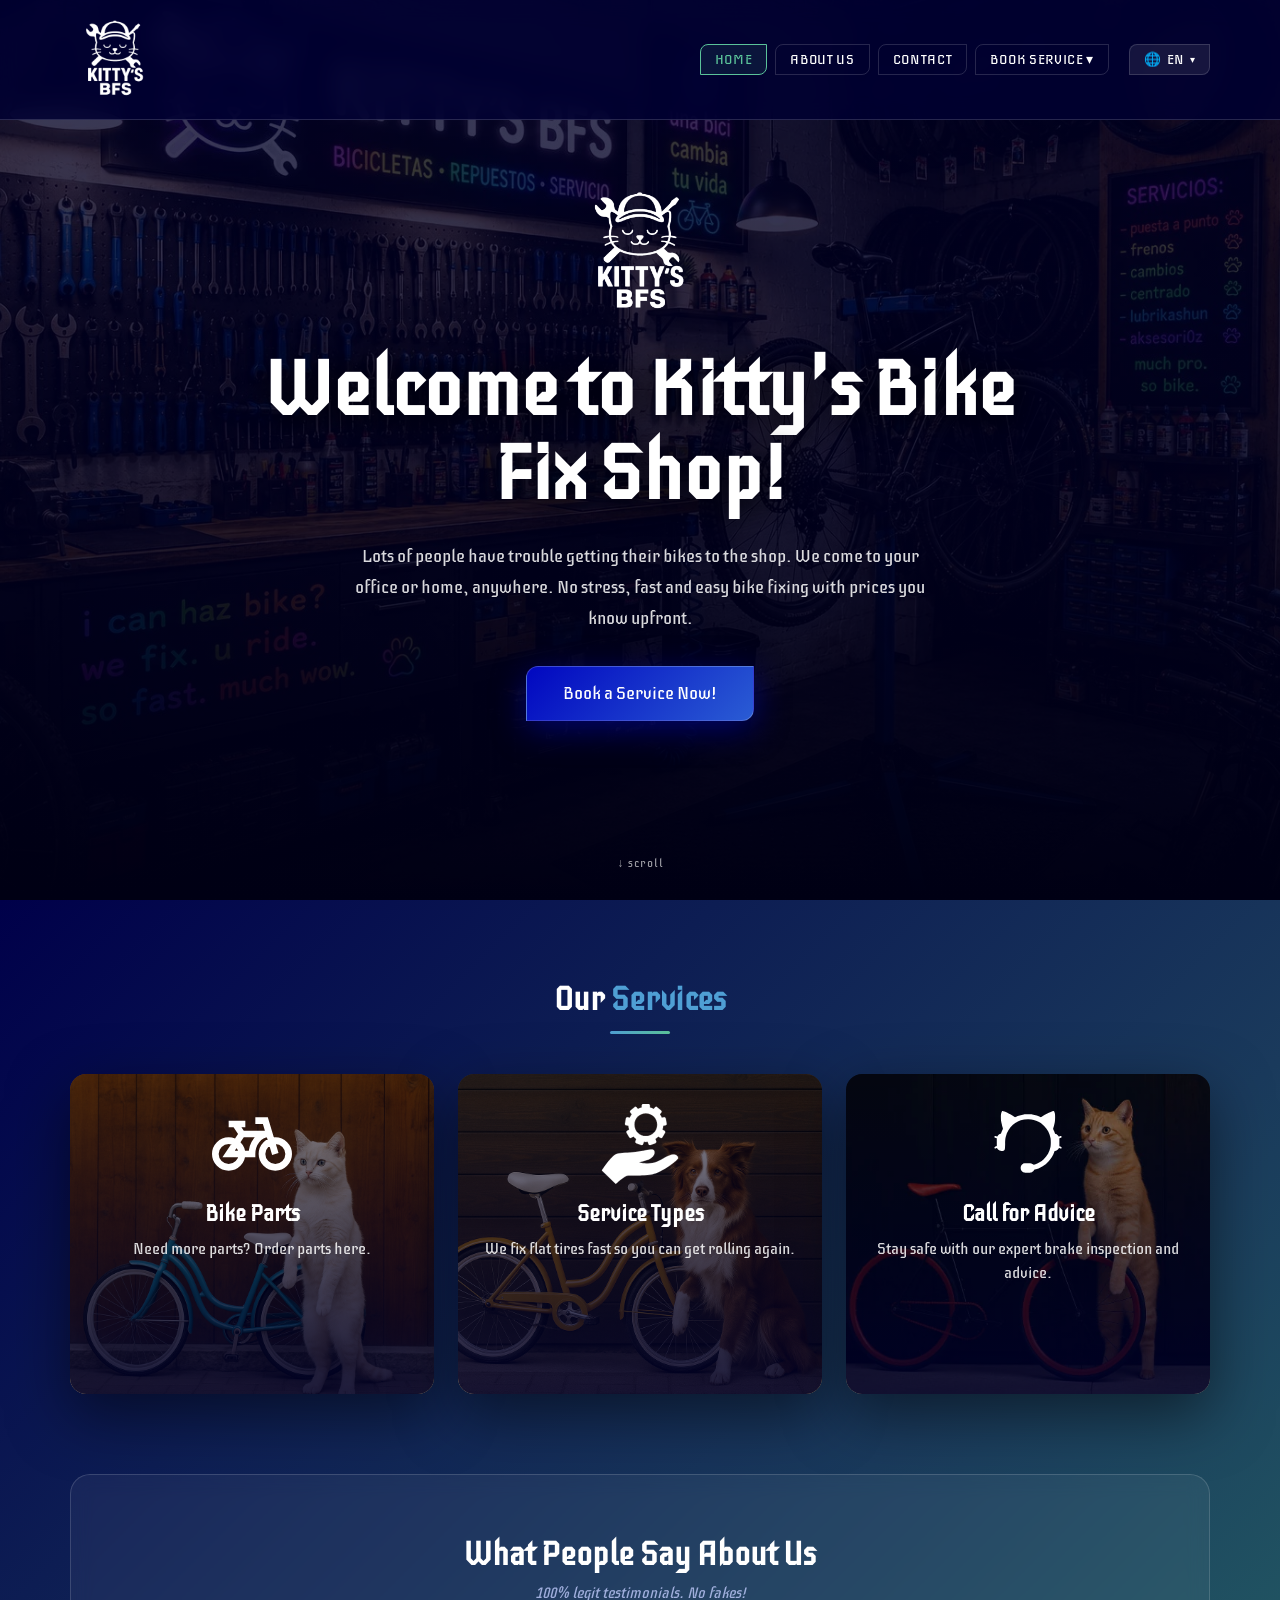
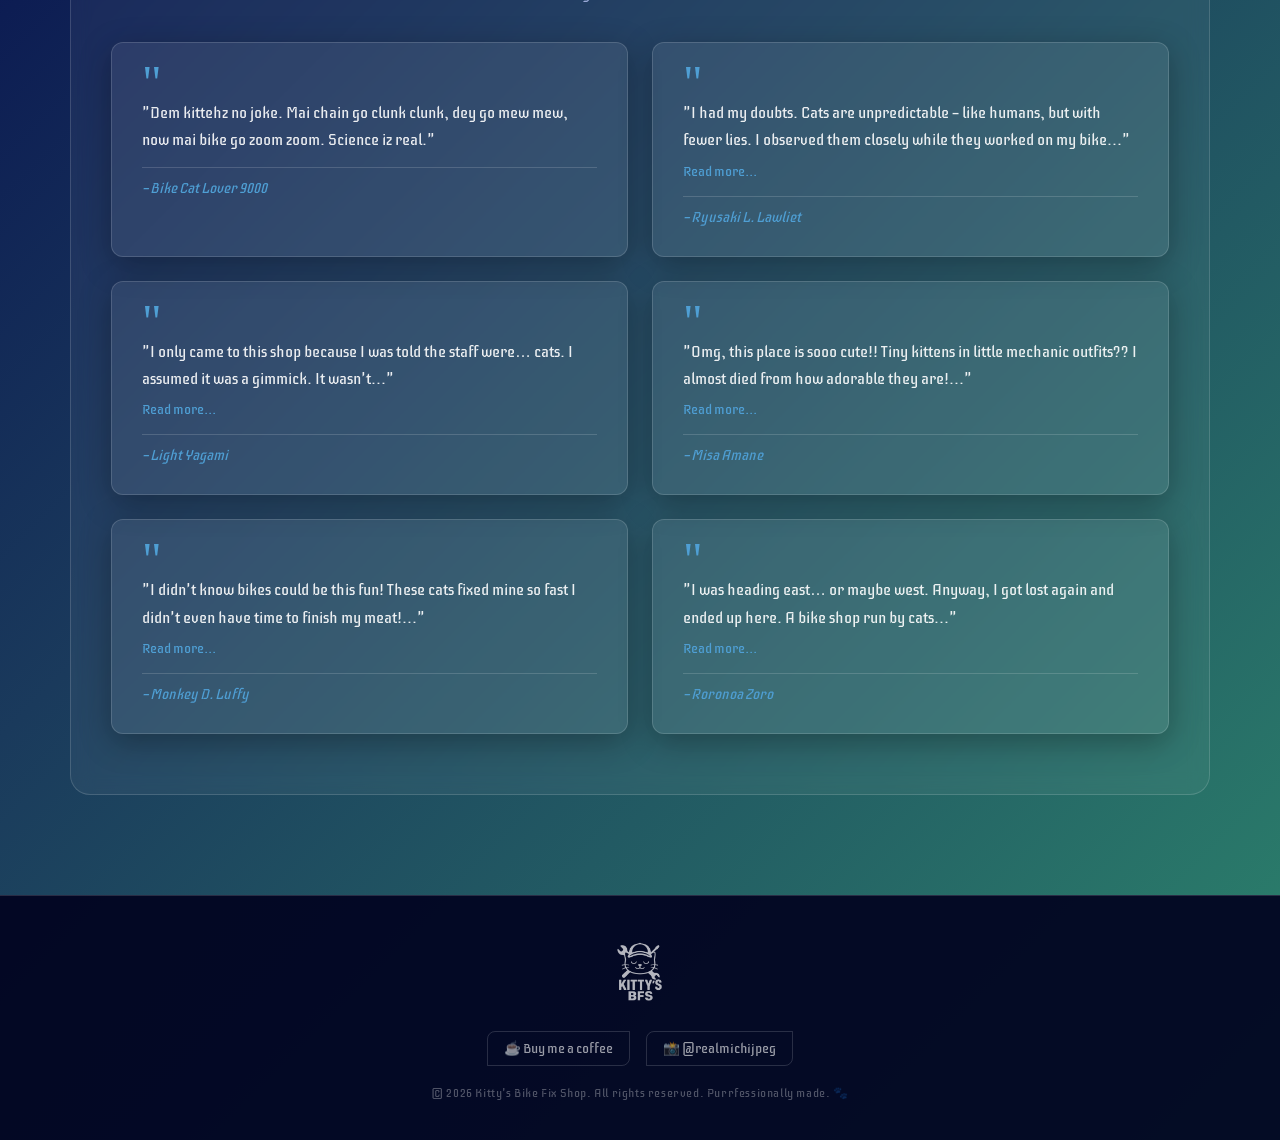
<file: index.html>
<!DOCTYPE html>
<html lang="en">
<head>
    <meta property="og:title" content="Kitty's Bike Fix Shop">
    <meta property="og:description" content="Mobile bike repair service run by cats. We come to you.">
    <meta property="og:image" content="imageswebp/KittysBikefixshupLogo.webp">
    <meta property="og:type" content="website">
    <meta name="description" content="Mobile bike repair service run by very serious cats. We come to your home or office anywhere. Fast, stress-free fixing with upfront prices. 🐾">

    <link rel="preconnect" href="https://fonts.googleapis.com">
    <link rel="preconnect" href="https://fonts.gstatic.com" crossorigin>
    <link href="https://fonts.googleapis.com/css2?family=Iceberg&family=Inter:wght@300;400;600&display=swap" rel="stylesheet">
    <meta charset="UTF-8">
    <meta name="viewport" content="width=device-width, initial-scale=1.0">

    <!-- Google tag (gtag.js) -->
    <script async src="https://www.googletagmanager.com/gtag/js?id=G-V7JJTFCPWQ"></script>
    <script>
    window.dataLayer = window.dataLayer || [];
    function gtag(){dataLayer.push(arguments);}
    gtag('js', new Date());

    gtag('config', 'G-V7JJTFCPWQ');
    </script>

    <title>Kitty's Bike Fix Shop</title>
    <link rel="stylesheet" href="shared.css">
    <link rel="stylesheet" href="index.css">
    <link rel="icon" type="image/x-icon" href="imageswebp/KittysbikefixshopIcon.webp">
</head>
<body>
    <header>
        <div class="nav-container">
            <div class="logo"><a href="index.html"><img src="imageswebp/KittysBikefixshupLogo.webp" alt="Kitty Logo"></a></div>
            <button class="hamburger" id="hamburger" aria-label="Menu">
                <span></span><span></span><span></span>
            </button>
            <nav id="mainNav">
                <div class="navbutton"><a href="index.html" class="active-page" data-i18n="nav.home">HOME</a></div>
                <div class="navbutton"><a href="AboutUs.html" data-i18n="nav.about">ABOUT US</a></div>
                <div class="navbutton"><a href="ContacUs.html" data-i18n="nav.contact">CONTACT</a></div>
                <div class="navbutton">
                    <a href="#" data-i18n="nav.reserve">BOOK SERVICE ▾</a>
                    <div class="dropdown"><div class="dropdown-inner">
                        <div class="navbutton"><a href="#" data-i18n="nav.onsite">Onsite Service</a></div>
                        <div class="navbutton"><a href="Shop.html" data-i18n="nav.parts">Parts Delivery</a></div>
                        <div class="navbutton"><a href="ContacUs.html" data-i18n="nav.callback">Request Callback</a></div>
                    </div></div>
                </div>
                <div class="lang-switcher">
                    <button class="lang-btn">🌐 <span id="currentLang">EN</span> <span class="arrow">▾</span></button>
                    <div class="lang-dropdown"><div class="lang-dropdown-inner">
                        <button class="lang-option" onclick="setLang('en')">ᴇɴ English</button>
                        <button class="lang-option" onclick="setLang('es')">🇦🇷 Español</button>
                        <button class="lang-option" onclick="setLang('lolcat')">🐱 LOLCAT</button>
                    </div></div>
                </div>
            </nav>
        </div>
    </header>

    <section class="hero">
        <div class="hero-bg"></div>
        <div class="hero-overlay"></div>
        <div class="hero-content">
            <img src="imageswebp/KittysBikefixshupLogo.webp" alt="Kitty's BFS Logo" class="hero-logo">
            <h1 data-i18n="hero.title">Welcome to Kitty's Bike Fix Shop!</h1>
            <p data-i18n="hero.subtitle">Lots of people have trouble getting their bikes to the shop. We come to your office or home, anywhere. No stress, fast and easy bike fixing with prices you know upfront.</p>
            <a href="ContacUs.html" class="cta-button" data-i18n="hero.cta">Book a Service Now!</a>
        </div>
        <div class="scroll-hint">↓ scroll</div>
    </section>

    <div class="page-content">
        <div class="contenedor">
            <h2 class="section-title" data-i18n="cards.title">Our <span>Services</span></h2>
            <div class="section-divider"></div>
            <div class="cards">
                <div class="card1"><a href="Shop.html"><svg viewBox="0 0 24 24" xmlns="http://www.w3.org/2000/svg"><path fill="none" stroke="#000000" stroke-width="2" d="M5,19 C7.209139,19 9,17.209139 9,15 C9,12.790861 7.209139,11 5,11 C2.790861,11 1,12.790861 1,15 C1,17.209139 2.790861,19 5,19 Z M19,19 C21.209139,19 23,17.209139 23,15 C23,12.790861 21.209139,11 19,11 C16.790861,11 15,12.790861 15,15 C15,17.209139 16.790861,19 19,19 Z M5,6 L10,6 M19,15 L16,5 L13,5 M9,9 L5,15 L12,15 C12,12 14,9 17,9 L16,9 L9,9 Z M9,9 L7,6"/></svg><h2 data-i18n="card1.title">Spare parts</h2><p data-i18n="card1.desc">Need moar partz? Orderz partz here</p></a></div>
                <div class="card2"><a href="#"><svg fill="#fff" version="1.1" xmlns="http://www.w3.org/2000/svg" xmlns:xlink="http://www.w3.org/1999/xlink" width="800px" height="800px" viewBox="0 0 376.516 376.516" xml:space="preserve"><g><g><path d="M343.657,237.412c-21.188,1.306-49.053,22.476-75.93,34.648c-32.939,14.916-84.217,2.924-84.222,2.924c7.91-3.713,40.057-11.369,46.526-14.209c34.411-15.146,31.495-46.689,15.106-46.422c-21.652,0.346-34.362,5.659-77.566,11.551c-32.746,4.451-71.476,2.824-90.052,9.916c-26.224,10.017-68.458,77.41-68.458,77.41l65.3,63.285c0,0,40.43-39.817,60.099-39.817c44.823,0,46.633-0.599,88.255-2.864c17.699-0.946,21.393-1.673,31.521-5.087c53.951-18.24,111.881-66.818,112.945-72.647C369.647,242.55,354.844,236.736,343.657,237.412z"/><path d="M123.206,100.449l10.432,1.844c0.097,0.015,0.19,0.013,0.286,0.023c0.427,6.312,1.559,12.443,3.349,18.279c-0.129,0.056-0.253,0.097-0.373,0.18l-9.178,5.289c-1.571,0.914-2.717,2.406-3.188,4.151c-0.467,1.763-0.221,3.632,0.688,5.19l12.26,21.245c1.268,2.193,3.57,3.433,5.932,3.433c1.157,0,2.335-0.295,3.414-0.932l9.176-5.29c0.213-0.117,0.405-0.273,0.59-0.425c4.251,4.438,8.98,8.375,14.12,11.771c-0.118,0.219-0.244,0.454-0.338,0.709l-3.622,9.967c-0.625,1.701-0.539,3.585,0.224,5.228c0.77,1.644,2.156,2.903,3.863,3.539l23.048,8.392c0.777,0.276,1.562,0.405,2.343,0.405c2.795,0,5.416-1.72,6.423-4.504l3.623-9.956c0.104-0.277,0.165-0.558,0.229-0.837c3.006,0.33,6.061,0.525,9.152,0.525c3.1,0,6.15-0.195,9.155-0.526c0.065,0.279,0.126,0.559,0.226,0.836l3.623,9.958c0.624,1.711,1.895,3.098,3.539,3.868c0.916,0.415,1.898,0.634,2.895,0.634c0.787,0,1.584-0.143,2.336-0.402l23.051-8.393c3.553-1.299,5.381-5.216,4.092-8.767l-3.625-9.967c-0.098-0.255-0.215-0.49-0.338-0.71c5.135-3.396,9.869-7.335,14.115-11.772c0.197,0.152,0.375,0.309,0.592,0.426l9.178,5.291c1.049,0.622,2.229,0.931,3.422,0.931c0.592,0,1.191-0.09,1.77-0.236c1.746-0.477,3.248-1.619,4.15-3.196l12.266-21.245c1.887-3.273,0.768-7.449-2.504-9.34l-9.176-5.29c-0.123-0.083-0.252-0.125-0.367-0.181c1.777-5.835,2.912-11.967,3.338-18.278c0.094-0.012,0.189-0.009,0.289-0.024l10.434-1.843c1.789-0.313,3.379-1.326,4.42-2.807c1.037-1.479,1.443-3.32,1.133-5.116l-4.266-24.147c-0.312-1.797-1.324-3.388-2.809-4.413c-1.49-1.043-3.324-1.46-5.113-1.148l-10.414,1.84c-2.48-5.813-5.633-11.282-9.332-16.333l6.742-8.022c1.17-1.388,1.734-3.191,1.574-4.988c-0.16-1.814-1.025-3.481-2.422-4.644l-18.785-15.772c-1.393-1.161-3.186-1.732-4.996-1.579c-1.807,0.167-3.479,1.033-4.645,2.421l-6.602,7.876c-5.605-2.857-11.578-5.073-17.836-6.563V6.839c0-3.766-3.061-6.839-6.836-6.839h-24.529c-3.781,0-6.846,3.074-6.846,6.839v10.216c-6.25,1.489-12.225,3.706-17.832,6.563l-6.608-7.875c-1.165-1.388-2.835-2.254-4.643-2.421c-1.804-0.153-3.603,0.418-4.989,1.579l-18.795,15.772c-2.893,2.428-3.272,6.73-0.842,9.631l6.738,8.021c-3.702,5.051-6.844,10.521-9.332,16.333l-10.412-1.839c-1.78-0.312-3.624,0.104-5.106,1.147c-1.488,1.025-2.5,2.616-2.815,4.413l-4.255,24.147C117.001,96.253,119.487,99.802,123.206,100.449z M161.928,97.36c0-29.639,24.104-53.738,53.731-53.738c29.631,0,53.738,24.1,53.738,53.738c0,29.637-24.107,53.736-53.738,53.736C186.031,151.095,161.928,126.996,161.928,97.36z"/></g></g></svg><h2 data-i18n="card2.title">Service Types</h2><p data-i18n="card2.desc">We fix flat tires fast so you can get rolling again.</p></a></div>
                <div class="card3"><a href="ContacUs.html"><svg version="1.0" xmlns="http://www.w3.org/2000/svg" width="500pt" height="500pt" viewBox="0 0 500 500" preserveAspectRatio="xMidYMid meet"><g transform="translate(0,500) scale(0.1,-0.1)" fill="#fff" stroke="none"><path d="M4025 4551 c-99 -36 -351 -156 -440 -209 -16 -9 -52 -31 -80 -47 -27 -16 -83 -51 -123 -77 l-72 -48 -38 19 c-109 55 -328 122 -502 152 -95 17 -428 18 -530 1 -163 -27 -360 -85 -488 -143 l-63 -29 -72 49 c-225 151 -616 341 -704 341 -28 0 -35 -6 -52 -38 -43 -84 -55 -158 -56 -337 0 -97 6 -206 14 -255 15 -95 71 -329 96 -403 23 -69 23 -75 -13 -150 -39 -80 -92 -211 -92 -226 0 -6 -12 -14 -27 -17 -66 -16 -133 -66 -191 -142 l-17 -24 -64 22 c-80 28 -111 19 -111 -34 0 -41 8 -47 88 -76 l62 -23 0 -244 0 -244 -37 -15 c-89 -34 -108 -48 -111 -81 -2 -25 2 -35 21 -48 23 -15 29 -14 83 4 32 12 58 20 59 18 1 -1 11 -18 23 -37 30 -51 80 -95 138 -124 42 -21 66 -26 128 -26 102 0 158 28 194 95 14 25 17 83 23 340 6 287 11 341 41 465 66 278 230 551 443 741 120 106 325 223 492 278 158 53 312 74 498 68 242 -9 404 -49 610 -154 133 -67 237 -144 355 -262 214 -215 341 -461 401 -776 21 -110 18 -439 -5 -545 -67 -308 -201 -550 -423 -760 -160 -152 -342 -260 -553 -326 l-80 -25 -38 29 c-20 16 -64 39 -98 51 -57 21 -75 22 -261 19 -199 -3 -200 -3 -258 -33 -227 -116 -196 -467 47 -540 75 -22 389 -21 466 1 62 18 141 84 162 134 9 23 22 32 54 40 114 29 167 45 234 71 327 130 606 357 795 649 50 78 147 259 147 275 0 4 6 21 14 38 8 18 21 52 29 77 13 39 19 46 48 51 61 10 128 47 179 99 27 28 50 54 50 58 0 4 4 13 8 20 7 9 21 8 65 -7 77 -27 107 -15 107 40 0 33 -22 52 -87 74 l-53 17 0 248 0 248 58 22 c76 31 82 37 82 76 0 53 -30 62 -115 33 -66 -22 -68 -22 -78 -3 -29 52 -102 115 -157 135 -49 18 -58 25 -69 57 -15 43 -17 50 -70 166 -45 98 -47 112 -26 172 30 89 63 217 91 364 22 113 25 428 5 520 -18 81 -36 125 -61 150 -24 24 -31 24 -95 1z"/></g></svg><h2 data-i18n="card3.title">Call for Advice</h2><p data-i18n="card3.desc">Stay safe with our expert brake inspection and advice.</p></a></div>
            </div>

            <!-- TESTIMONIALS --> 
            <div class="testimonials">
                <h2 data-i18n="test.title">What People Say About Us</h2>
                <span class="subtitle" data-i18n="test.subtitle">100% legit testimonials. No fakes!</span>
                <div class="tbox-grid">
                    <div class="tbox">
                        <div class="quote-wrap">
                            <p class="quote"><span class="quote-short">"Dem kittehz no joke. Mai chain go clunk clunk, dey go mew mew, now mai bike go zoom zoom. Science iz real."</span></p>
                        </div>
                        <p class="author">— Bike Cat Lover 9000</p>
                    </div>
                    <div class="tbox">
                        <div class="quote-wrap">
                            <p class="quote">
                                <span class="quote-short">"I had my doubts. Cats are unpredictable — like humans, but with fewer lies. I observed them closely while they worked on my bike..."</span>
                                <span class="quote-full">"I had my doubts. Cats are unpredictable — like humans, but with fewer lies. I observed them closely while they worked on my bike. They didn't seem interested in me, only in the mechanisms. Their coordination was impressive, almost… symmetrical. One kitten sat perfectly still, staring at the chain as if calculating torque in silence. Another was eating cake crumbs I accidentally dropped. I didn't mind. The result was flawless. The pedals moved with mathematical precision, and the ride home felt lighter — perhaps due to the lack of guilt. I might return. Not because I need another repair, but because I'm curious if they remember me."</span>
                            </p>
                            <button class="read-more" onclick="toggleQuote(this)">Read more...</button>
                        </div>
                        <p class="author">— Ryusaki L. Lawliet</p>
                    </div>
                    <div class="tbox">
                        <div class="quote-wrap">
                            <p class="quote">
                                <span class="quote-short">"I only came to this shop because I was told the staff were… cats. I assumed it was a gimmick. It wasn't..."</span>
                                <span class="quote-full">"I only came to this shop because I was told the staff were… cats. I assumed it was a gimmick. It wasn't. These kittens worked with more precision and discipline than most humans I've ever met. Every movement was deliberate — clean, efficient. One of them even polished the gears until I could see my reflection. I must admit… it was unsettling to see such perfection in creatures so small. When they finished, my bike looked immaculate — almost divine. I don't know who trained them, but if justice had a workshop, it would look like this."</span>
                            </p>
                            <button class="read-more" onclick="toggleQuote(this)">Read more...</button>
                        </div>
                        <p class="author">— Light Yagami</p>
                    </div>
                    <div class="tbox">
                        <div class="quote-wrap">
                            <p class="quote">
                                <span class="quote-short">"Omg, this place is sooo cute!! Tiny kittens in little mechanic outfits?? I almost died from how adorable they are!..."</span>
                                <span class="quote-full">"Omg, this place is sooo cute!! Tiny kittens in little mechanic outfits?? I almost died from how adorable they are!! I brought my pink bike and they were obsessed with the ribbons! One of them even tied a new bow on the basket while purring. They cleaned everything so perfectly that now it sparkles like my accessories! I told them they should start an Instagram — I'd totally promote them! Best. Shop. Ever. (Also, one kitten winked at me. I think we have a connection.)"</span>
                            </p>
                            <button class="read-more" onclick="toggleQuote(this)">Read more...</button>
                        </div>
                        <p class="author">— Misa Amane</p>
                    </div>
                    <div class="tbox">
                        <div class="quote-wrap">
                            <p class="quote">
                                <span class="quote-short">"I didn't know bikes could be this fun! These cats fixed mine so fast I didn't even have time to finish my meat!..."</span>
                                <span class="quote-full">"I didn't know bikes could be this fun! These cats fixed mine so fast I didn't even have time to finish my meat! They worked together like a real crew — one holding the wheel, another jumping on the pedals, all meowing like a rhythm. When they were done, my bike looked shiny and strong, like a new ship ready to sail. I rode away yelling 'Let's go find some food!' and I swear the cats meowed back like they wanted to come too. I'll be back! Maybe next time I'll race them!"</span>
                            </p>
                            <button class="read-more" onclick="toggleQuote(this)">Read more...</button>
                        </div>
                        <p class="author">— Monkey D. Luffy</p>
                    </div>
                    <div class="tbox">
                        <div class="quote-wrap">
                            <p class="quote">
                                <span class="quote-short">"I was heading east… or maybe west. Anyway, I got lost again and ended up here. A bike shop run by cats..."</span>
                                <span class="quote-full">"I was heading east… or maybe west. Anyway, I got lost again and ended up here. A bike shop run by cats. At first, I thought it was some kind of illusion — but they worked like a real crew. One fixed the chain with the focus of a swordsman, another adjusted the brakes, and then, to my surprise, a little black kitten started polishing my swords. The reflection was so sharp I could see my own confusion in it. When I left, my bike rolled perfectly straight… unlike me. I took the wrong turn again right after. Still, if I find this place again, I'll let the cats handle my swords anytime."</span>
                            </p>
                            <button class="read-more" onclick="toggleQuote(this)">Read more...</button>
                        </div>
                        <p class="author">— Roronoa Zoro</p>
                    </div>
                </div>
            </div>
        </div>
    </div>

    <footer>
        <div class="footer-inner">
            <div class="footer-logo"><a href="index.html"><img src="imageswebp/KittysBikefixshupLogo.webp" alt="Kitty's BFS"></a></div>
            <div class="footer-links">
                <a href="https://buymeacoffee.com/elmichi_jpeg" target="_blank" class="footer-link coffee">☕ Buy me a coffee</a>
                <a href="https://www.instagram.com/realmichijpeg/" target="_blank" class="footer-link instagram">📸 @realmichijpeg</a>
            </div>
            <p class="footer-copy">© 2026 Kitty's Bike Fix Shop. All rights reserved. Purrfessionally made. 🐾</p>
        </div>
    </footer>

    <script src="lang.js"></script>
    <script>
        const translations = {
            en: {"nav.home":"HOME","nav.about":"ABOUT US","nav.contact":"CONTACT","nav.reserve":"BOOK SERVICE ▾","nav.onsite":"Onsite Service","nav.parts":"Parts Delivery","nav.callback":"Request Callback","hero.title":"Welcome to Kitty's Bike Fix Shop!","hero.subtitle":"Lots of people have trouble getting their bikes to the shop. We come to your office or home, anywhere. No stress, fast and easy bike fixing with prices you know upfront.","hero.cta":"Book a Service Now!","card1.title":"Bike Parts","card1.desc":"Need more parts? Order parts here.","card2.title":"Service Types","card2.desc":"We fix flat tires fast so you can get rolling again.","card3.title":"Call for Advice","card3.desc":"Stay safe with our expert brake inspection and advice.","test.title":"What People Say About Us","test.subtitle":"100% legit testimonials. No fakes!"},
            es: {"nav.home":"INICIO","nav.about":"NOSOTROS","nav.contact":"CONTACTO","nav.reserve":"RESERVAR ▾","nav.onsite":"Servicio a domicilio","nav.parts":"Repuestos para tu bici","nav.callback":"Solicitar llamado","hero.title":"¡Bienvenido a la Bicicletería de Kitty!","hero.subtitle":"Mucha gente tiene problemas para llevar su bici al taller. Nosotros vamos a tu oficina o casa, donde sea. Sin estrés, reparación rápida y fácil con precios claros desde el principio.","hero.cta":"¡Reservar un servicio ahora!","card1.title":"Repuestos para tu bici","card1.desc":"¿Necesitás más repuestos? Pedí repuestos acá.","card2.title":"Tipos de Servicio","card2.desc":"Reparamos pinchazos rápido para que puedas seguir pedaleando.","card3.title":"Llamar para Consultas","card3.desc":"Mantente seguro con nuestra inspección experta de frenos.","test.title":"Lo que opina la gente","test.subtitle":"Testimonios 100% reales. ¡Sin falsificaciones!"},
            lolcat: {"nav.home":"HOMEZ","nav.about":"ABOUTZ UZ","nav.contact":"MEOW US","nav.reserve":"RESERVEZ SERVIS ▾","nav.onsite":"Onsite Servis","nav.parts":"Parts Deliveryz","nav.callback":"Request Cullbackz","hero.title":"Welcum 2 Kitty's bike fix Shup!","hero.subtitle":"Lotz of hoomans haz trubble gettin dere bikies 2 da shop. We comez 2 ur office or ur hoem anywherz. No haz stress of draggin ur bikez 2 da shop. Fasst, ez-peazy bike fixin wif pricez u kno befur.","hero.cta":"Reservez Servis Now!","card1.title":"BIKE PARTZ","card1.desc":"Need moar partz? Orderz partz here.","card2.title":"Servis Taipez","card2.desc":"We fix flat tirez fast fast so u can go zoomies again.","card3.title":"Call fur Advices","card3.desc":"Stay safe wif our pro kitteh braek fixin skillz.","test.title":"Wut da pipol sayz abowt us","test.subtitle":"Dis iz 100 purcent legit meowmonialz!! No fakies!"}
        };

        const htmlOverrides = {
            "cards.title": { en: 'Our <span>Services</span>', es: 'Nuestros <span>Servicios</span>', lolcat: 'Wut We <span>Duz</span>' }
        };

        function setLang(lang) { applyLang(lang, translations, htmlOverrides); }

        function toggleQuote(btn) {
            const wrap = btn.previousElementSibling;
            const short = wrap.querySelector('.quote-short');
            const full = wrap.querySelector('.quote-full');
            const isExpanded = full.style.display === 'inline';
            short.style.display = isExpanded ? 'inline' : 'none';
            full.style.display = isExpanded ? 'none' : 'inline';
            btn.textContent = isExpanded ? 'Read more...' : 'Read less';
        }

        setLang(getSavedLang());

        // Hamburger menu
        const hamburger = document.getElementById('hamburger');
        const mainNav = document.getElementById('mainNav');
        hamburger.addEventListener('click', () => {
            hamburger.classList.toggle('open');
            mainNav.classList.toggle('open');
        });

        // Mobile: toggle dropdowns on click instead of hover
        document.querySelectorAll('.navbutton > a').forEach(link => {
            link.addEventListener('click', (e) => {
                const navbutton = link.parentElement;
                const dropdown = navbutton.querySelector('.dropdown');
                if (dropdown && window.innerWidth <= 900) {
                    e.preventDefault();
                    navbutton.classList.toggle('open');
                }
            });
        });

        // Mobile: toggle lang switcher on click
        document.querySelector('.lang-btn').addEventListener('click', () => {
            if (window.innerWidth <= 900) {
                document.querySelector('.lang-switcher').classList.toggle('open');
            }
        });
    </script>
</body>
</html>
</file>
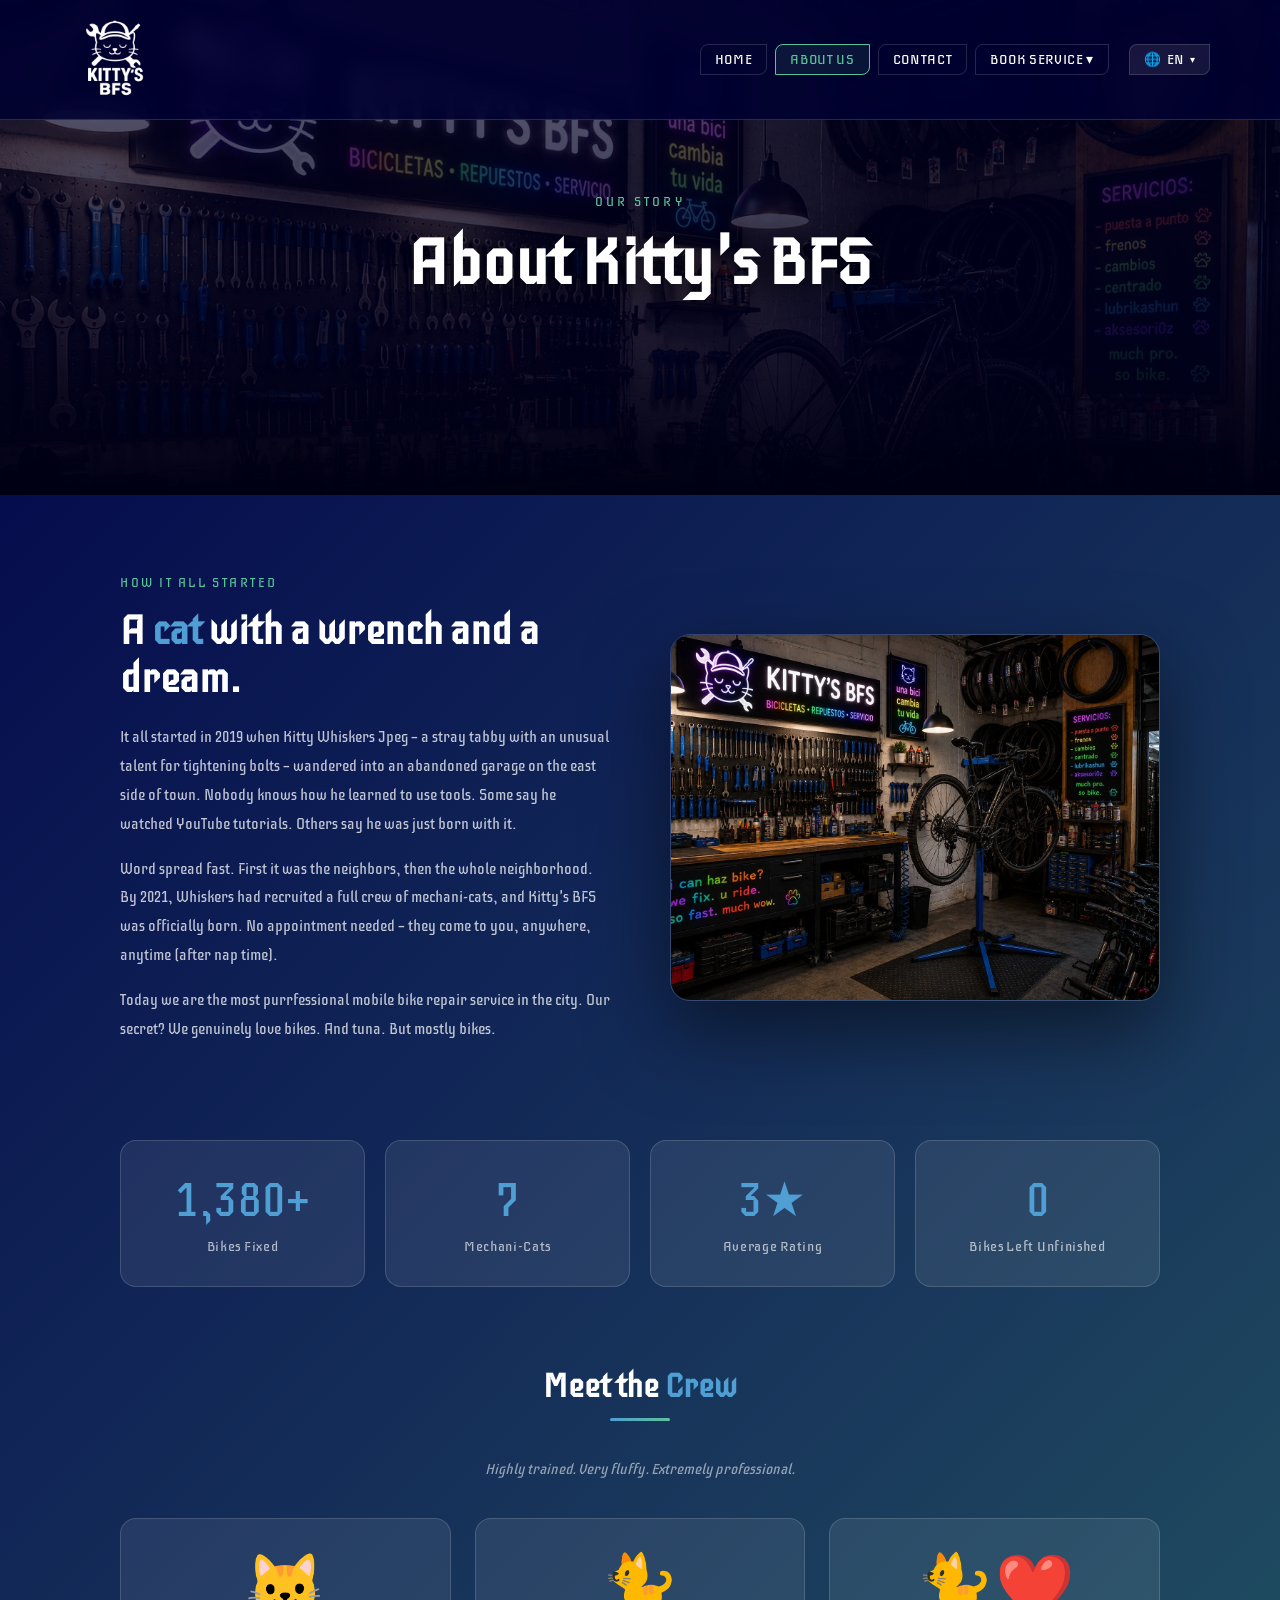
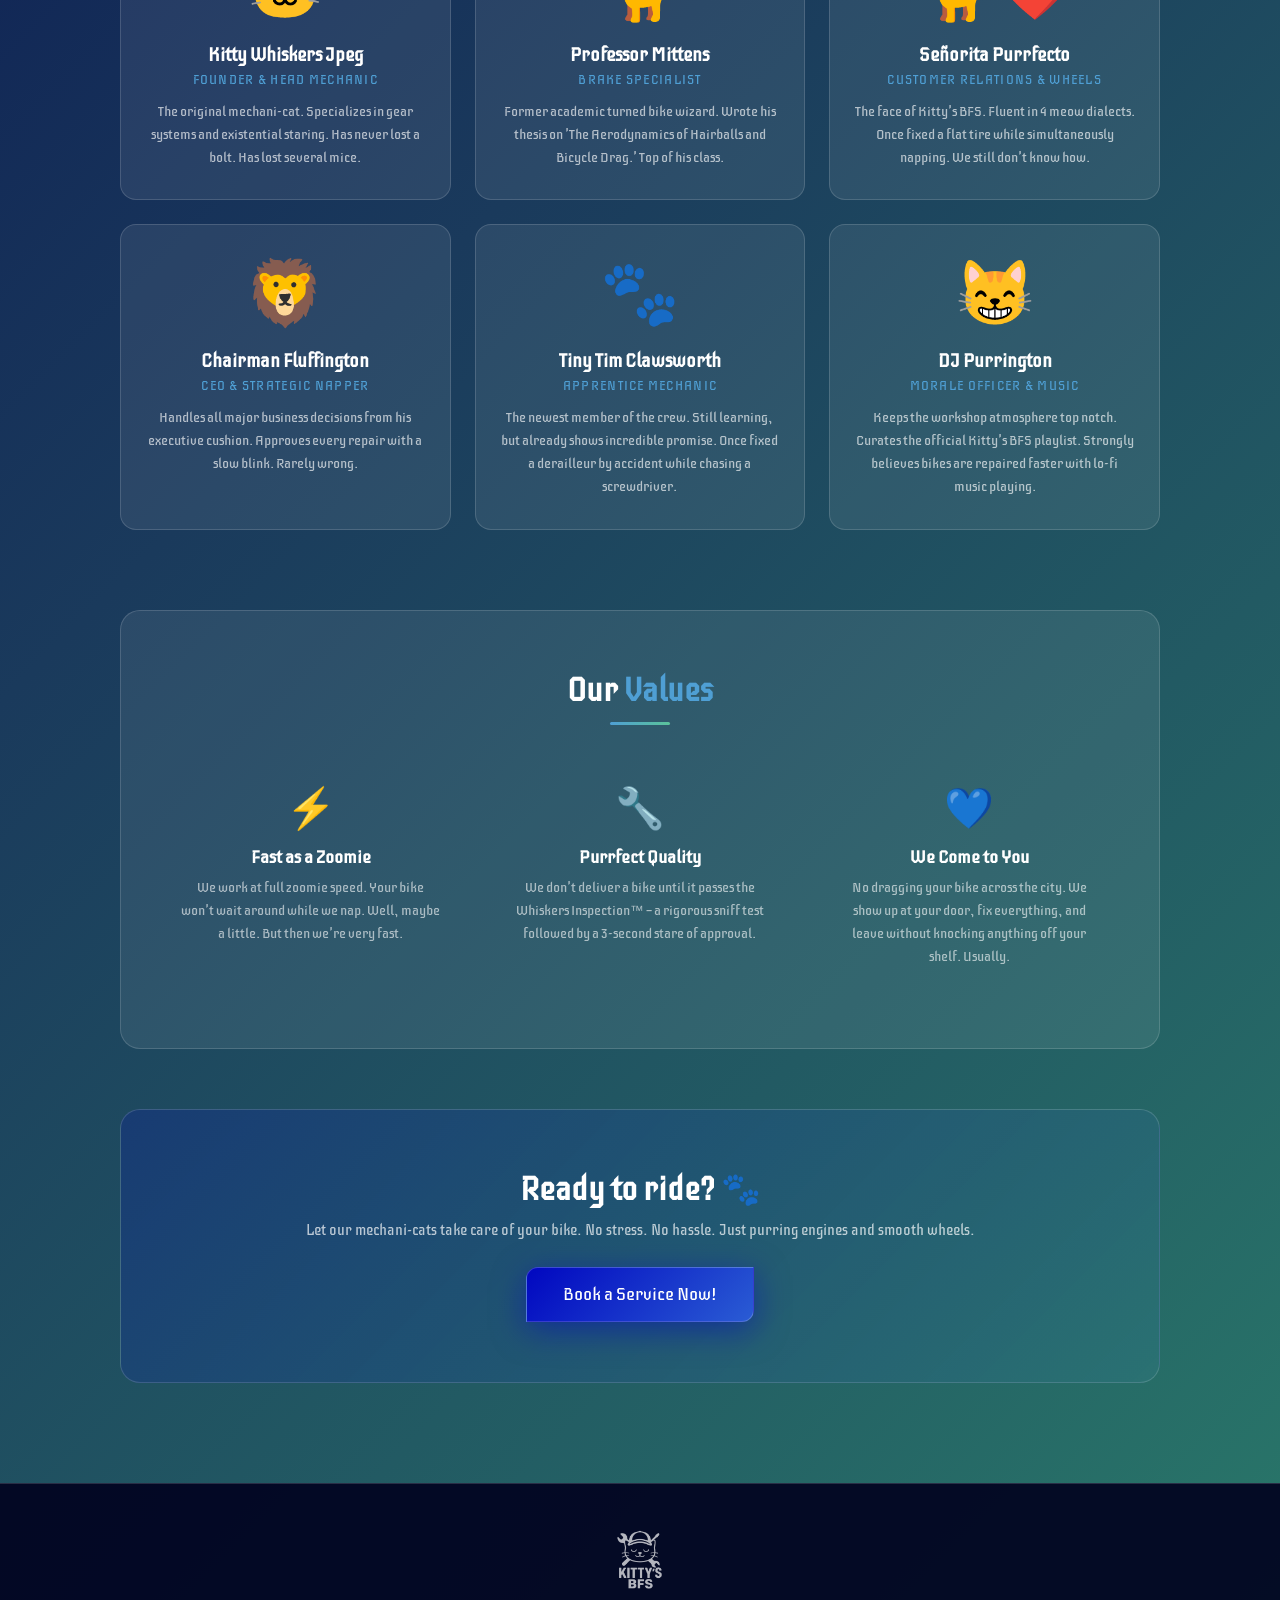
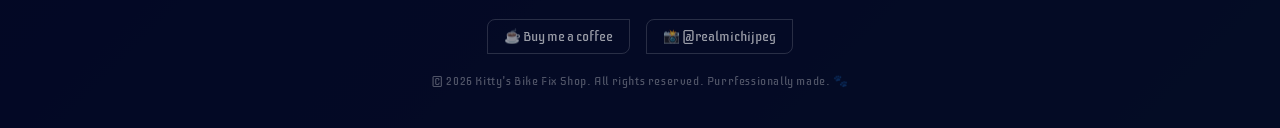
<file: AboutUs.html>
<!DOCTYPE html>
<html lang="en">
<head>
    <meta property="og:title" content="Kitty's Bike Fix Shop">
    <meta property="og:description" content="Mobile bike repair service run by cats. We come to you.">
    <meta property="og:image" content="imageswebp/KittysBikefixshupLogo.webp">
    <meta property="og:type" content="website">

    <meta name="description" content="Meet the mechani-cats behind Kitty's Bike Fix Shop. From a stray tabby in an abandoned garage to the city's most purrfessional mobile bike crew.">

    <link rel="preconnect" href="https://fonts.googleapis.com">
    <link rel="preconnect" href="https://fonts.gstatic.com" crossorigin>
    <link href="https://fonts.googleapis.com/css2?family=Iceberg&family=Inter:wght@300;400;600&display=swap" rel="stylesheet">
    <meta charset="UTF-8">
    <meta name="viewport" content="width=device-width, initial-scale=1.0">

    <!-- Google tag (gtag.js) -->
    <script async src="https://www.googletagmanager.com/gtag/js?id=G-V7JJTFCPWQ"></script>
    <script>
    window.dataLayer = window.dataLayer || [];
    function gtag(){dataLayer.push(arguments);}
    gtag('js', new Date());

    gtag('config', 'G-V7JJTFCPWQ');
    </script>


    <title>Kitty's BFS - About Us</title>
    <link rel="stylesheet" href="shared.css">
    <link rel="stylesheet" href="AboutUs.css">
    <link rel="icon" type="image/x-icon" href="imageswebp/KittysbikefixshopIcon.webp">
</head>
<body>
    <header>
        <div class="nav-container">
            <div class="logo"><a href="index.html"><img src="imageswebp/KittysBikefixshupLogo.webp" alt="Kitty Logo"></a></div>
            <button class="hamburger" id="hamburger" aria-label="Menu"><span></span><span></span><span></span></button>
            <nav id="mainNav">
                <div class="navbutton"><a href="index.html" data-i18n="nav.home">HOME</a></div>
                <div class="navbutton"><a href="AboutUs.html" class="active-page" data-i18n="nav.about">ABOUT US</a></div>
                <div class="navbutton"><a href="ContacUs.html" data-i18n="nav.contact">CONTACT</a></div>
                <div class="navbutton">
                    <a href="#" data-i18n="nav.reserve">BOOK SERVICE ▾</a>
                    <div class="dropdown"><div class="dropdown-inner">
                        <div class="navbutton"><a href="#" data-i18n="nav.onsite">Onsite Service</a></div>
                        <div class="navbutton"><a href="Shop.html" data-i18n="nav.parts">Parts Delivery</a></div>
                        <div class="navbutton"><a href="ContactUs.html" data-i18n="nav.callback">Request Callback</a></div>
                    </div></div>
                </div>
                <div class="lang-switcher">
                    <button class="lang-btn">🌐 <span id="currentLang">EN</span> <span class="arrow">▾</span></button>
                    <div class="lang-dropdown"><div class="lang-dropdown-inner">
                        <button class="lang-option" onclick="setLang('en')">ᴇɴ English</button>
                        <button class="lang-option" onclick="setLang('es')">🇦🇷 Español</button>
                        <button class="lang-option" onclick="setLang('lolcat')">🐱 LOLCAT</button>
                    </div></div>
                </div>
            </nav>
        </div>
    </header>

    <div class="about-hero">
        <div class="about-hero-bg"></div>
        <div class="about-hero-overlay"></div>
        <div class="about-hero-content">
            <span class="eyebrow" data-i18n="hero.eyebrow">OUR STORY</span>
            <h1 data-i18n="hero.title">About Kitty's BFS</h1>
        </div>
    </div>

    <div class="contenedor">
        <div class="story-section">
            <div class="story-text">
                <span class="eyebrow" data-i18n="story.eyebrow">HOW IT ALL STARTED</span>
                <h2 data-i18n="story.title">A <span>cat</span> with a wrench and a dream.</h2>
                <p data-i18n="story.p1">It all started in 2019 when Kitty Whiskers Jpeg — a stray tabby with an unusual talent for tightening bolts — wandered into an abandoned garage on the east side of town. Nobody knows how he learned to use tools. Some say he watched YouTube tutorials. Others say he was just born with it.</p>
                <p data-i18n="story.p2">Word spread fast. First it was the neighbors, then the whole neighborhood. By 2021, Whiskers had recruited a full crew of mechani-cats, and Kitty's BFS was officially born. No appointment needed — they come to you, anywhere, anytime (after nap time).</p>
                <p data-i18n="story.p3">Today we are the most purrfessional mobile bike repair service in the city. Our secret? We genuinely love bikes. And tuna. But mostly bikes.</p>
            </div>
            <div class="story-image"><img src="imageswebp/taller.webp" alt="Kitty's Workshop"></div>
        </div>

        <!-- STATS -->
        <div class="stats-section">
            <div class="stat-card" onclick="triggerCount(this)" title="Click to recount!">
                <span class="stat-number" data-target="2400" data-suffix="+">0</span>
                <span class="stat-label" data-i18n="stat1">Bikes Fixed</span>
            </div>
            <div class="stat-card" onclick="triggerCount(this)" title="Click to recount!">
                <span class="stat-number" data-target="12" data-suffix="">0</span>
                <span class="stat-label" data-i18n="stat2">Mechani-Cats</span>
            </div>
            <div class="stat-card" onclick="triggerCount(this)" title="Click to recount!">
                <span class="stat-number" data-target="5" data-suffix="★">0</span>
                <span class="stat-label" data-i18n="stat3">Average Rating</span>
            </div>
            <div class="stat-card" onclick="triggerCount(this)" title="Click to recount!">
                <span class="stat-number" data-target="0" data-suffix="">0</span>
                <span class="stat-label" data-i18n="stat4">Bikes Left Unfinished</span>
            </div>
        </div>

        <h2 class="section-title" data-i18n="team.title">Meet the <span>Crew</span></h2>
        <div class="section-divider"></div>
        <p class="section-subtitle" data-i18n="team.subtitle">Highly trained. Very fluffy. Extremely professional.</p>

        <div class="team-grid">
            <div class="team-card"><span class="team-emoji">🐱</span><h3 class="team-name">Kitty Whiskers Jpeg</h3><span class="team-role" data-i18n="team.1.role">FOUNDER & HEAD MECHANIC</span><p class="team-bio" data-i18n="team.1.bio">The original mechani-cat. Specializes in gear systems and existential staring. Has never lost a bolt. Has lost several mice.</p></div>
            <div class="team-card"><span class="team-emoji">🐈</span><h3 class="team-name">Professor Mittens</h3><span class="team-role" data-i18n="team.2.role">BRAKE SPECIALIST</span><p class="team-bio" data-i18n="team.2.bio">Former academic turned bike wizard. Wrote his thesis on "The Aerodynamics of Hairballs and Bicycle Drag." Top of his class.</p></div>
            <div class="team-card"><span class="team-emoji">🐈‍❤️</span><h3 class="team-name">Señorita Purrfecto</h3><span class="team-role" data-i18n="team.3.role">CUSTOMER RELATIONS & WHEELS</span><p class="team-bio" data-i18n="team.3.bio">The face of Kitty's BFS. Fluent in 4 meow dialects. Once fixed a flat tire while simultaneously napping. We still don't know how.</p></div>
            <div class="team-card"><span class="team-emoji">🦁</span><h3 class="team-name">Chairman Fluffington</h3><span class="team-role" data-i18n="team.4.role">CEO & STRATEGIC NAPPER</span><p class="team-bio" data-i18n="team.4.bio">Handles all major business decisions from his executive cushion. Approves every repair with a slow blink. Rarely wrong.</p></div>
            <div class="team-card"><span class="team-emoji">🐾</span><h3 class="team-name">Tiny Tim Clawsworth</h3><span class="team-role" data-i18n="team.5.role">APPRENTICE MECHANIC</span><p class="team-bio" data-i18n="team.5.bio">The newest member of the crew. Still learning, but already shows incredible promise. Once fixed a derailleur by accident while chasing a screwdriver.</p></div>
            <div class="team-card"><span class="team-emoji">😸</span><h3 class="team-name">DJ Purrington</h3><span class="team-role" data-i18n="team.6.role">MORALE OFFICER & MUSIC</span><p class="team-bio" data-i18n="team.6.bio">Keeps the workshop atmosphere top notch. Curates the official Kitty's BFS playlist. Strongly believes bikes are repaired faster with lo-fi music playing.</p></div>
        </div>

        <div class="values-section">
            <h2 class="section-title" data-i18n="values.title">Our <span>Values</span></h2>
            <div class="section-divider"></div>
            <div class="values-grid">
                <div class="value-card"><span class="value-icon">⚡</span><h3 class="value-title" data-i18n="val1.title">Fast as a Zoomie</h3><p class="value-desc" data-i18n="val1.desc">We work at full zoomie speed. Your bike won't wait around while we nap. Well, maybe a little. But then we're very fast.</p></div>
                <div class="value-card"><span class="value-icon">🔧</span><h3 class="value-title" data-i18n="val2.title">Purrfect Quality</h3><p class="value-desc" data-i18n="val2.desc">We don't deliver a bike until it passes the Whiskers Inspection™ — a rigorous sniff test followed by a 3-second stare of approval.</p></div>
                <div class="value-card"><span class="value-icon">💙</span><h3 class="value-title" data-i18n="val3.title">We Come to You</h3><p class="value-desc" data-i18n="val3.desc">No dragging your bike across the city. We show up at your door, fix everything, and leave without knocking anything off your shelf. Usually.</p></div>
            </div>
        </div>

        <div class="cta-section">
            <h2 data-i18n="cta.title">Ready to ride? 🐾</h2>
            <p data-i18n="cta.subtitle">Let our mechani-cats take care of your bike. No stress. No hassle. Just purring engines and smooth wheels.</p>
            <a href="ContacUs.html" class="cta-button" data-i18n="cta.btn">Book a Service Now!</a>
        </div>
    </div>

    <footer>
        <div class="footer-inner">
            <div class="footer-logo"><a href="index.html"><img src="imageswebp/KittysBikefixshupLogo.webp" alt="Kitty's BFS"></a></div>
            <div class="footer-links">
                <a href="https://buymeacoffee.com/elmichi_jpeg" target="_blank" class="footer-link coffee">☕ Buy me a coffee</a>
                <a href="https://www.instagram.com/realmichijpeg/" target="_blank" class="footer-link instagram">📸 @realmichijpeg</a>
            </div>
            <p class="footer-copy">© 2026 Kitty's Bike Fix Shop. All rights reserved. Purrfessionally made. 🐾</p>
        </div>
    </footer>

    <script src="lang.js"></script>
    <script>
        const translations = {
            en: {"nav.home":"HOME","nav.about":"ABOUT US","nav.contact":"CONTACT","nav.reserve":"BOOK SERVICE ▾","nav.onsite":"Onsite Service","nav.parts":"Parts Delivery","nav.callback":"Request Callback","hero.eyebrow":"OUR STORY","hero.title":"About Kitty's BFS","story.eyebrow":"HOW IT ALL STARTED","story.p1":"It all started in 2019 when Kitty Whiskers Jpeg — a stray tabby with an unusual talent for tightening bolts — wandered into an abandoned garage on the east side of town. Nobody knows how he learned to use tools. Some say he watched YouTube tutorials. Others say he was just born with it.","story.p2":"Word spread fast. First it was the neighbors, then the whole neighborhood. By 2021, Whiskers had recruited a full crew of mechani-cats, and Kitty's BFS was officially born. No appointment needed — they come to you, anywhere, anytime (after nap time).","story.p3":"Today we are the most purrfessional mobile bike repair service in the city. Our secret? We genuinely love bikes. And tuna. But mostly bikes.","stat1":"Bikes Fixed","stat2":"Mechani-Cats","stat3":"Average Rating","stat4":"Bikes Left Unfinished","team.subtitle":"Highly trained. Very fluffy. Extremely professional.","team.1.role":"FOUNDER & HEAD MECHANIC","team.1.bio":"The original mechani-cat. Specializes in gear systems and existential staring. Has never lost a bolt. Has lost several mice.","team.2.role":"BRAKE SPECIALIST","team.2.bio":"Former academic turned bike wizard. Wrote his thesis on 'The Aerodynamics of Hairballs and Bicycle Drag.' Top of his class.","team.3.role":"CUSTOMER RELATIONS & WHEELS","team.3.bio":"The face of Kitty's BFS. Fluent in 4 meow dialects. Once fixed a flat tire while simultaneously napping. We still don't know how.","team.4.role":"CEO & STRATEGIC NAPPER","team.4.bio":"Handles all major business decisions from his executive cushion. Approves every repair with a slow blink. Rarely wrong.","team.5.role":"APPRENTICE MECHANIC","team.5.bio":"The newest member of the crew. Still learning, but already shows incredible promise. Once fixed a derailleur by accident while chasing a screwdriver.","team.6.role":"MORALE OFFICER & MUSIC","team.6.bio":"Keeps the workshop atmosphere top notch. Curates the official Kitty's BFS playlist. Strongly believes bikes are repaired faster with lo-fi music playing.","val1.title":"Fast as a Zoomie","val1.desc":"We work at full zoomie speed. Your bike won't wait around while we nap. Well, maybe a little. But then we're very fast.","val2.title":"Purrfect Quality","val2.desc":"We don't deliver a bike until it passes the Whiskers Inspection™ — a rigorous sniff test followed by a 3-second stare of approval.","val3.title":"We Come to You","val3.desc":"No dragging your bike across the city. We show up at your door, fix everything, and leave without knocking anything off your shelf. Usually.","cta.subtitle":"Let our mechani-cats take care of your bike. No stress. No hassle. Just purring engines and smooth wheels.","cta.btn":"Book a Service Now!"},
            es: {"nav.home":"INICIO","nav.about":"NOSOTROS","nav.contact":"CONTACTO","nav.reserve":"RESERVAR ▾","nav.onsite":"Servicio a domicilio","nav.parts":"Entrega de repuestos","nav.callback":"Solicitar llamado","hero.eyebrow":"NUESTRA HISTORIA","hero.title":"Sobre Kitty's BFS","story.eyebrow":"CÓMO EMPEZÓ TODO","story.p1":"Todo empezó en 2019 cuando Kitty Whiskers Jpeg — un gato callejera con un talento inusual para apretar tuercas — entró a un garaje abandonado en el lado este de la ciudad. Nadie sabe cómo aprendió a usar herramientas. Algunos dicen que vio tutoriales en YouTube. Otros dicen que simplemente nació con ese don.","story.p2":"La noticia se corrió rápido. Para 2021, Whiskers ya había reclutado un equipo completo de mecani-gatos, y Kitty's BFS nació oficialmente. Sin turno previo — ellos van a donde estés, en cualquier momento (después de la siesta, claro).","story.p3":"Hoy somos el servicio de reparación de bicicletas a domicilio más purrfesional de la ciudad. ¿Nuestro secreto? Amamos genuinamente las bicicletas. Y el atún. Pero principalmente las bicicletas.","stat1":"Bicis Reparadas","stat2":"Mecani-Gatos","stat3":"Calificación Promedio","stat4":"Bicis Sin Terminar","team.subtitle":"Muy entrenados. Muy esponjosos. Extremadamente profesionales.","team.1.role":"FUNDADOR Y MECÁNICO JEFE","team.1.bio":"El mecani-gato original. Especialista en sistemas de cambios y miradas existenciales. Nunca perdió un tornillo. Sí perdió varios ratones.","team.2.role":"ESPECIALISTA EN FRENOS","team.2.bio":"Ex académico reconvertido en mago de las bicicletas. El primero de su clase.","team.3.role":"RELACIONES CON CLIENTES Y RUEDAS","team.3.bio":"La cara de Kitty's BFS. Habla 4 dialectos de maullido. Una vez arregló un pinchazo mientras dormía la siesta. Aún no sabemos cómo.","team.4.role":"CEO Y DURMIENTE ESTRATÉGICO","team.4.bio":"Toma todas las decisiones importantes desde su almohadón ejecutivo. Aprueba cada reparación con un parpadeo lento. Casi nunca se equivoca.","team.5.role":"APRENDIZ DE MECÁNICO","team.5.bio":"El miembro más nuevo del equipo. Todavía aprendiendo, pero ya muestra un talento increíble.","team.6.role":"OFICIAL DE MORAL Y MÚSICA","team.6.bio":"Mantiene el ambiente del taller en su punto más alto. Cree firmemente que las bicis se reparan más rápido con lo-fi de fondo.","val1.title":"Rápidos como los zoomies","val1.desc":"Trabajamos a velocidad zoomie máxima. Tu bici no va a esperar mientras siestamos. Bueno, un poquito. Pero después somos muy rápidos.","val2.title":"Calidad Purrfecta","val2.desc":"No entregamos una bici hasta que pase la Inspección Whiskers™ — un riguroso olfateo seguido de 3 segundos de mirada de aprobación.","val3.title":"Vamos a donde estés","val3.desc":"Sin arrastrar tu bici por la ciudad. Aparecemos en tu puerta, arreglamos todo y nos vamos sin tirar nada de tu estante. Generalmente.","cta.subtitle":"Dejá que nuestros mecani-gatos se encarguen de tu bici. Sin estrés. Sin complicaciones. Solo motores ronroneando y ruedas suaves.","cta.btn":"¡Reservar un Servicio Ahora!"},
            lolcat: {"nav.home":"HOMEZ","nav.about":"ABOUTZ UZ","nav.contact":"MEOW US","nav.reserve":"RESERVEZ SERVIS ▾","nav.onsite":"Onsite Servis","nav.parts":"Parts Deliveryz","nav.callback":"Request Cullbackz","hero.eyebrow":"OUR STOREE","hero.title":"Abowt Kitty's BFS","story.eyebrow":"HOW IT ALL STARTD","story.p1":"It all startd in 2019 wen Kitty Whiskers Jpeg — a straey tabby wif an unuzhual talent 4 tytening boltz — wandrd into an abandondd garaj on da east sied of town. Nobody noes how she lernd 2 uze toolz. Sum say he watchd YouTube tutorialz. Otherz say he waz jus born wif it.","story.p2":"Werd spred fast. By 2021, Whiskers had rekrootd a full crew of mechani-catz, n Kitty's BFS waz offishully born. No appointment needid — dey comez 2 u, anywherz, anytiem (aftr nap tiem).","story.p3":"2day we iz da mozt purrfesshunal mobiel bike repayr servis in da sitee. Our seekret? We genuinlee luv bikez. N tuna. But moztlee bikez.","stat1":"Bikez Fixd","stat2":"Mechani-Catz","stat3":"Averaj Ratin","stat4":"Bikez Leeft Unfinizhd","team.subtitle":"Highlee traind. Verry fluffy. Ekstreemlee profeshunal.","team.1.role":"FOUNDR & HED MECHANIC","team.1.bio":"Da orijinal mechani-cat. Speshalizez in geer sistemz n egzistenshul staring. Haz nevr lost a bolt. Haz lost several miez.","team.2.role":"BRAEK SPESHALIST","team.2.bio":"Formr akademik turnd bike wizrd. Top of hiz klass.","team.3.role":"CUSTOMR RELASHUNZ & WHEELZ","team.3.bio":"Da faes of Kitty's BFS. Fluent in 4 meow dialektz. Wunce fixd a flat tyre wile simulTaneusly nappin.","team.4.role":"CEO & STRATEJIK NAPPR","team.4.bio":"Handlez all major bizniss desishunz from hiz ekzekutiv cushun. Apruves evry repayr wif a slow blink. Rairlee rong.","team.5.role":"APRENTIS MECHANIC","team.5.bio":"Da newest membr of da crew. Stil lernin, but alredy showz inkredibl promis.","team.6.role":"MORALE OFFISUR & MUZIK","team.6.bio":"Keepz da wurkshup atmosfeer top notch. Stronglee beleevz bikez r repaird fastr wif lo-fi muzik playin.","val1.title":"Fasst as a Zoomie","val1.desc":"We wurk at full zoomie speed. Ur bike wont wait around wile we nap. Well, maebe a litle. But den we r verry fasst.","val2.title":"Purrfect Qualitee","val2.desc":"We dont delivr a bike until it pasez da Whiskers Inspekshun™ — a rigurus snif test folloed by a 3-sekund stare of aprooval.","val3.title":"We Comez 2 U","val3.desc":"No draggin ur bike akross da sitee. We show up at ur door, fix evryting, n leev wifout knockin anyting off ur shelf. Uzually.","cta.subtitle":"Let our mechani-catz taek care of ur bike. No stres. No hassl. Jus purring injenz n smooth wheelz.","cta.btn":"Reservez Servis Now!"}
        };

        const htmlOverrides = {
            "story.title": { en: 'A <span>cat</span> with a wrench and a dream.', es: 'Un <span>gato</span> con una llave inglesa y un sueño.', lolcat: 'A <span>kitteh</span> wif a wrench n a dreem.' },
            "team.title": { en: 'Meet the <span>Crew</span>', es: 'Conocé al <span>Equipo</span>', lolcat: 'Meet da <span>Crew</span>' },
            "values.title": { en: 'Our <span>Values</span>', es: 'Nuestros <span>Valores</span>', lolcat: 'Our <span>Valuez</span>' },
            "cta.title": { en: 'Ready to ride? 🐾', es: '¿Listo para pedalear? 🐾', lolcat: 'Reddy 2 ride? 🐾' }
        };

        function setLang(lang) { applyLang(lang, translations, htmlOverrides); }

        // ── COUNTER ANIMATION ──/*  */
        function animateCount(el) {
            const target = parseInt(el.dataset.target);
            const suffix = el.dataset.suffix || '';
            const duration = 1200;
            const steps = 40;
            const increment = target / steps;
            let current = 0;
            let step = 0;

            el.style.transform = 'scale(1.1)';
            setTimeout(() => el.style.transform = 'scale(1)', 200);

            const timer = setInterval(() => {
                step++;
                current = Math.min(Math.round(increment * step), target);
                el.textContent = current.toLocaleString() + suffix;
                if (step >= steps) clearInterval(timer);
            }, duration / steps);
        }

        function triggerCount(card) {
            const numEl = card.querySelector('.stat-number');
            animateCount(numEl);
        }

        // Auto-trigger counters when they enter viewport
        const observer = new IntersectionObserver((entries) => {
            entries.forEach(entry => {
                if (entry.isIntersecting) {
                    const numEl = entry.target.querySelector('.stat-number');
                    animateCount(numEl);
                    observer.unobserve(entry.target);
                }
            });
        }, { threshold: 0.3 });

        document.querySelectorAll('.stat-card').forEach(card => observer.observe(card));

        setLang(getSavedLang());

        // Hamburger menu
        const hamburger = document.getElementById('hamburger');
        const mainNav = document.getElementById('mainNav');
        hamburger.addEventListener('click', () => {
            hamburger.classList.toggle('open');
            mainNav.classList.toggle('open');
        });

        // Mobile: toggle dropdowns on click
        document.querySelectorAll('.navbutton > a').forEach(link => {
            link.addEventListener('click', (e) => {
                const navbutton = link.parentElement;
                const dropdown = navbutton.querySelector('.dropdown');
                if (dropdown && window.innerWidth <= 900) {
                    e.preventDefault();
                    navbutton.classList.toggle('open');
                }
            });
        });

        // Mobile: toggle lang switcher on click
        document.querySelector('.lang-btn').addEventListener('click', () => {
            if (window.innerWidth <= 900) {
                document.querySelector('.lang-switcher').classList.toggle('open');
            }
        });
    </script>
</body>
</html>
</file>
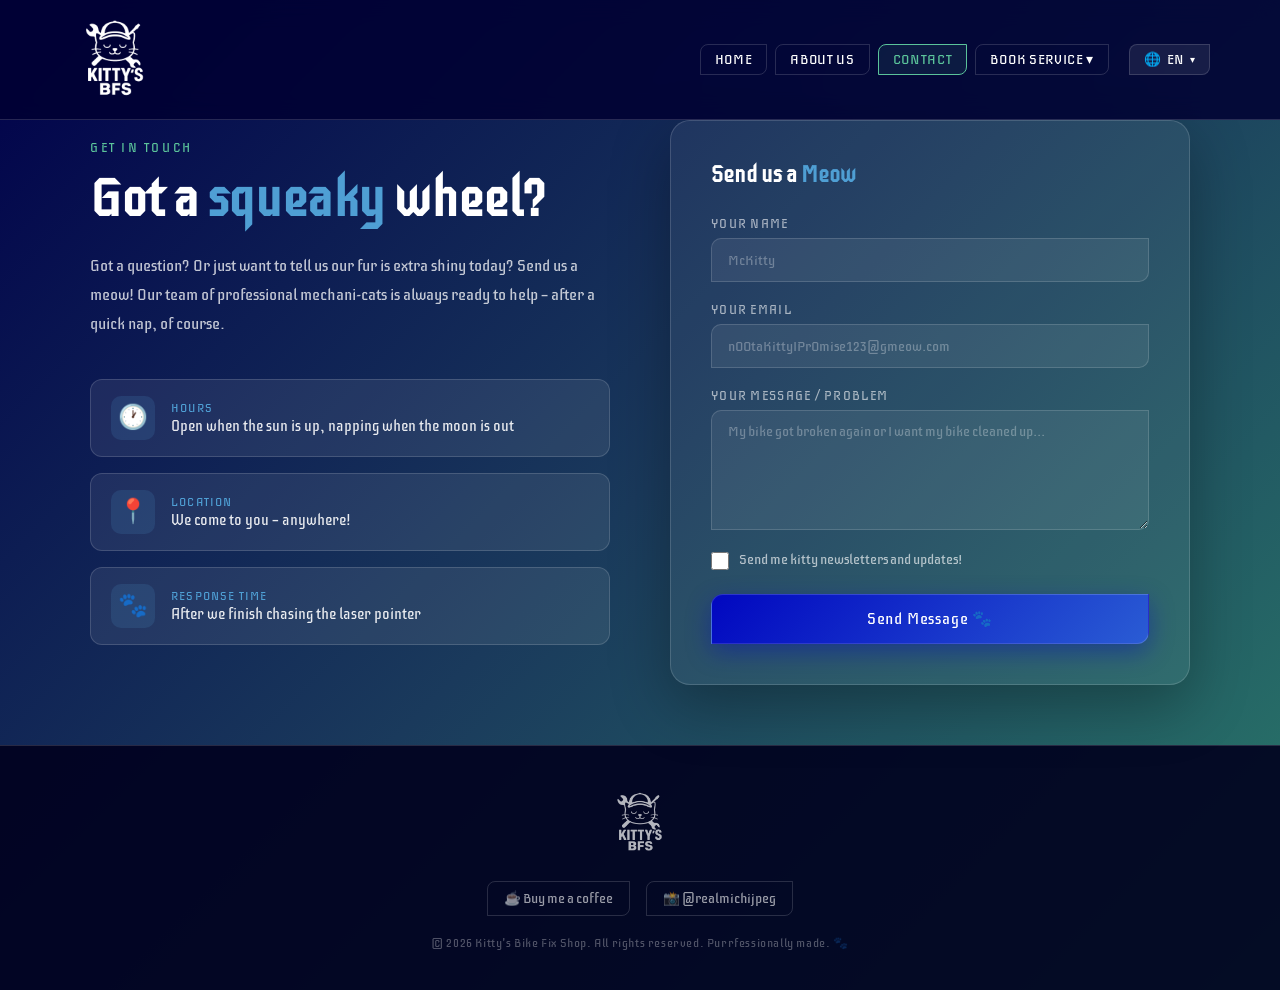
<file: ContacUs.html>
<!DOCTYPE html>
<html lang="en">
<head>
    <meta property="og:title" content="Kitty's Bike Fix Shop">
    <meta property="og:description" content="Mobile bike repair service run by cats. We come to you.">
    <meta property="og:image" content="imageswebp/KittysBikefixshupLogo.webp">
    <meta property="og:type" content="website">
    <meta name="description" content="Got a squeaky wheel? Send us a meow. Contact Kitty's Bike Fix Shop for mobile repairs, parts delivery, or just to tell us our fur looks shiny.">
    
    <link rel="preconnect" href="https://fonts.googleapis.com">
    <link rel="preconnect" href="https://fonts.gstatic.com" crossorigin>
    <link href="https://fonts.googleapis.com/css2?family=Iceberg&family=Inter:wght@300;400;600&display=swap" rel="stylesheet">
    <meta charset="UTF-8">
    <meta name="viewport" content="width=device-width, initial-scale=1.0">

    <!-- Google tag (gtag.js) -->
    <script async src="https://www.googletagmanager.com/gtag/js?id=G-V7JJTFCPWQ"></script>
    <script>
    window.dataLayer = window.dataLayer || [];
    function gtag(){dataLayer.push(arguments);}
    gtag('js', new Date());

    gtag('config', 'G-V7JJTFCPWQ');
    </script>
    
    <title>Kitty's BFS - Contact</title>
    <link rel="stylesheet" href="shared.css">
    <link rel="stylesheet" href="ContactUs.css">
    <link rel="icon" type="image/x-icon" href="imageswebp/KittysbikefixshopIcon.webp">
</head>
<body>
    <header>
        <div class="nav-container">
            <div class="logo"><a href="index.html"><img src="imageswebp/KittysBikefixshupLogo.webp" alt="Kitty Logo"></a></div>
            <button class="hamburger" id="hamburger" aria-label="Menu"><span></span><span></span><span></span></button>
            <nav id="mainNav">
                <div class="navbutton"><a href="index.html" data-i18n="nav.home">HOME</a></div>
                <div class="navbutton"><a href="AboutUs.html" data-i18n="nav.about">ABOUT US</a></div>
                <div class="navbutton"><a href="ContacUs.html" class="active-page" data-i18n="nav.contact">CONTACT</a></div>
                <div class="navbutton">
                    <a href="#" data-i18n="nav.reserve">BOOK SERVICE ▾</a>
                    <div class="dropdown"><div class="dropdown-inner">
                        <div class="navbutton"><a href="#" data-i18n="nav.onsite">Onsite Service</a></div>
                        <div class="navbutton"><a href="Shop.html" data-i18n="nav.parts">Parts Delivery</a></div>
                        <div class="navbutton"><a href="ContactUs.html" data-i18n="nav.callback">Request Callback</a></div>
                    </div></div>
                </div>
                <div class="lang-switcher">
                    <button class="lang-btn">🌐 <span id="currentLang">EN</span> <span class="arrow">▾</span></button>
                    <div class="lang-dropdown"><div class="lang-dropdown-inner">
                        <button class="lang-option" onclick="setLang('en')">ᴇɴ English</button>
                        <button class="lang-option" onclick="setLang('es')">🇦🇷 Español</button>
                        <button class="lang-option" onclick="setLang('lolcat')">🐱 LOLCAT</button>
                    </div></div>
                </div>
            </nav>
        </div>
    </header>

    <div class="page-wrapper">
        <div class="contact-layout">
            <div class="contact-info">
                <span class="eyebrow" data-i18n="contact.eyebrow">GET IN TOUCH</span>
                <h1 data-i18n="contact.title">Got a <span>squeaky</span> wheel?</h1>
                <p class="intro" data-i18n="contact.intro">Got a question? Or just want to tell us our fur is extra shiny today? Send us a meow! Our team of professional mechani-cats is always ready to help — after a quick nap, of course.</p>
                <div class="info-cards">
                    <div class="info-card"><div class="icon">🕐</div><div class="info-text"><span class="info-label" data-i18n="contact.hours.label">HOURS </span><span class="info-value" data-i18n="contact.hours.value">Open when the sun is up, napping when the moon is out</span></div></div>
                    <div class="info-card"><div class="icon">📍</div><div class="info-text"><span class="info-label" data-i18n="contact.location.label">LOCATION </span><span class="info-value" data-i18n="contact.location.value">We come to you — anywhere!</span></div></div>
                    <div class="info-card"><div class="icon">🐾</div><div class="info-text"><span class="info-label" data-i18n="contact.response.label">RESPONSE TIME </span><span class="info-value" data-i18n="contact.response.value">After we finish chasing the laser pointer</span></div></div>
                </div>
            </div>
            <div class="contact-form-card">
                <h2 class="form-title" data-i18n="form.title">Send us a <span>Meow</span></h2>
                <form action="https://formspree.io/f/mnnookel" method="post">
                    <div class="input-group"><label for="name" data-i18n="form.name.label">YOUR NAME</label><input type="text" id="name" name="name" required data-i18n-placeholder="form.name.placeholder" placeholder="McKitty"></div>
                    <div class="input-group"><label for="email" data-i18n="form.email.label">YOUR EMAIL</label><input type="email" id="email" name="email" required data-i18n-placeholder="form.email.placeholder" placeholder="nOOtaKittyIPrOmise123@gmeow.com"></div>
                    <div class="input-group"><label for="message" data-i18n="form.message.label">YOUR MESSAGE / PROBLEM</label><textarea id="message" name="message" rows="4" required data-i18n-placeholder="form.message.placeholder" placeholder="My bike got broken again..."></textarea></div>
                    <div class="checkbox-group"><input type="checkbox" id="checkbox" name="checkbox"><label for="checkbox" data-i18n="form.newsletter">Send me kitty newsletters and updates!</label></div>
                    <button class="submit-btn" type="submit" data-i18n="form.submit">Send Message 🐾</button>
                </form>
            </div>
        </div>
    </div>

    <footer>
        <div class="footer-inner">
            <div class="footer-logo"><a href="index.html"><img src="imageswebp/KittysBikefixshupLogo.webp" alt="Kitty's BFS"></a></div>
            <div class="footer-links">
                <a href="https://buymeacoffee.com/elmichi_jpeg" target="_blank" class="footer-link coffee">☕ Buy me a coffee</a>
                <a href="https://www.instagram.com/realmichijpeg/" target="_blank" class="footer-link instagram">📸 @realmichijpeg</a>
            </div>
            <p class="footer-copy">© 2026 Kitty's Bike Fix Shop. All rights reserved. Purrfessionally made. 🐾</p>
        </div>
    </footer>

    <script src="lang.js"></script>
    <script>
        const translations = {
            en: {"nav.home":"HOME","nav.about":"ABOUT US","nav.contact":"CONTACT","nav.reserve":"BOOK SERVICE ▾","nav.onsite":"Onsite Service","nav.parts":"Parts Delivery","nav.callback":"Request Callback","contact.eyebrow":"GET IN TOUCH","contact.intro":"Got a question? Or just want to tell us our fur is extra shiny today? Send us a meow! Our team of professional mechani-cats is always ready to help — after a quick nap, of course.","contact.hours.label":"HOURS ","contact.hours.value":"Open when the sun is up, napping when the moon is out","contact.location.label":"LOCATION ","contact.location.value":"We come to you — anywhere!","contact.response.label":"RESPONSE TIME ","contact.response.value":"After we finish chasing the laser pointer","form.name.label":"YOUR NAME","form.name.placeholder":"McKitty","form.email.label":"YOUR EMAIL","form.email.placeholder":"nOOtaKittyIPrOmise123@gmeow.com","form.message.label":"YOUR MESSAGE / PROBLEM","form.message.placeholder":"My bike got broken again or I want my bike cleaned up...","form.newsletter":"Send me kitty newsletters and updates!","form.submit":"Send Message 🐾"},
            es: {"nav.home":"INICIO","nav.about":"NOSOTROS","nav.contact":"CONTACTO","nav.reserve":"RESERVAR ▾","nav.onsite":"Servicio a domicilio","nav.parts":"Entrega de repuestos","nav.callback":"Solicitar llamado","contact.eyebrow":"CONTACTANOS","contact.intro":"¿Tenés una pregunta? ¿O solo querés decirnos que nuestro pelaje está extra brillante hoy? ¡Mandanos un maullido! Nuestro equipo de mecani-gatos profesionales siempre está listo para ayudar — después de una siestita, claro.","contact.hours.label":"HORARIO ","contact.hours.value":"Abierto cuando el sol está arriba, durmiendo cuando sale la luna","contact.location.label":"UBICACIÓN ","contact.location.value":"¡Vamos a donde vos estés!","contact.response.label":"TIEMPO DE RESPUESTA ","contact.response.value":"Después de terminar de perseguir el puntero láser","form.name.label":"TU NOMBRE","form.name.placeholder":"McKitty","form.email.label":"TU EMAIL","form.email.placeholder":"noSoyUnGatitoPrOmeto123@gmeow.com","form.message.label":"TU MENSAJE / PROBLEMA","form.message.placeholder":"Mi bici se rompió de nuevo...","form.newsletter":"¡Mandame newsletters y novedades de gatitos!","form.submit":"Enviar Mensaje 🐾"},
            lolcat: {"nav.home":"HOMEZ","nav.about":"ABOUTZ UZ","nav.contact":"MEOW US","nav.reserve":"RESERVEZ SERVIS ▾","nav.onsite":"Onsite Servis","nav.parts":"Parts Deliveryz","nav.callback":"Request Cullbackz","contact.eyebrow":"SEND UZ A MEW","contact.intro":"Got a kwestshun? Or jus wanna tell us our fur iz extra shiny today? Send us a meow! Our team of purrfessional mechani-cats iz always reddy 2 help — after quick nap, of course.","contact.hours.label":"OURZ ","contact.hours.value":"We iz open when da sun iz up, an nappin when da moon iz out","contact.location.label":"WHEER WE IZ ","contact.location.value":"We comez 2 u — anywherz!","contact.response.label":"RESPONSEZ TIEM ","contact.response.value":"Aftr we finish chasin da lazer pointr","form.name.label":"UR NAEM","form.name.placeholder":"McKitty","form.email.label":"URZ EMAIL","form.email.placeholder":"nOOtaKittyIPrOmise123@gmeow.com","form.message.label":"URZ MEOWSSAGE / PROBLUM","form.message.placeholder":"Mah bike got brokd again...","form.newsletter":"Plz send me kitteh newsletterz and updatez!","form.submit":"Send Meowssage 🐾"}
        };

        const htmlOverrides = {
            "contact.title": { en: 'Got a <span>squeaky</span> wheel?', es: '¿Tenés una <span>rueda</span> que chirría?', lolcat: 'Haz a <span>squeakee</span> weel?' },
            "form.title": { en: 'Send us a <span>Meow</span>', es: 'Mandanos un <span>Maullido</span>', lolcat: 'Send uz <span>Meowssage</span>' }
        };

        function setLang(lang) { applyLang(lang, translations, htmlOverrides); }
        setLang(getSavedLang());

        // Hamburger menu
        const hamburger = document.getElementById('hamburger');
        const mainNav = document.getElementById('mainNav');
        hamburger.addEventListener('click', () => {
            hamburger.classList.toggle('open');
            mainNav.classList.toggle('open');
        });

        // Mobile: toggle dropdowns on click
        document.querySelectorAll('.navbutton > a').forEach(link => {
            link.addEventListener('click', (e) => {
                const navbutton = link.parentElement;
                const dropdown = navbutton.querySelector('.dropdown');
                if (dropdown && window.innerWidth <= 900) {
                    e.preventDefault();
                    navbutton.classList.toggle('open');
                }
            });
        });

        // Mobile: toggle lang switcher on click
        document.querySelector('.lang-btn').addEventListener('click', () => {
            if (window.innerWidth <= 900) {
                document.querySelector('.lang-switcher').classList.toggle('open');
            }
        });
    </script>
</body>
</html>
</file>
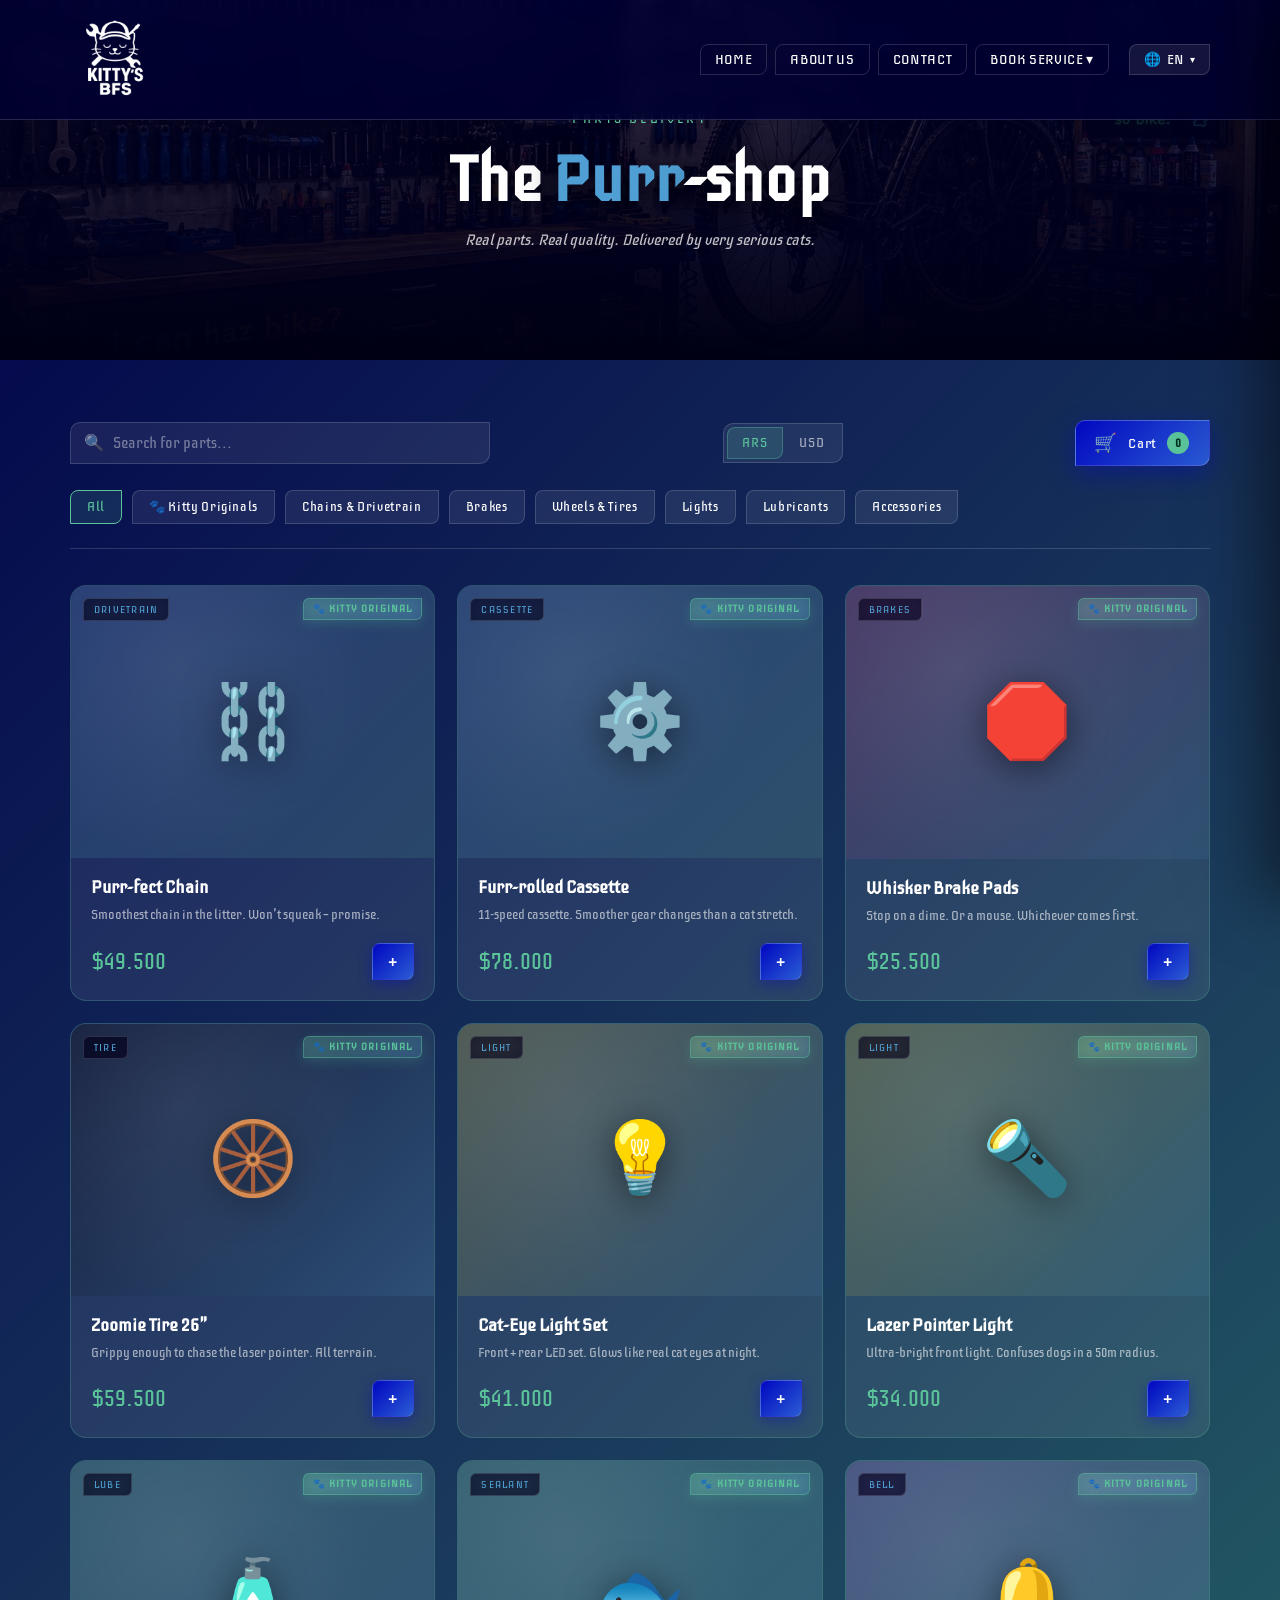
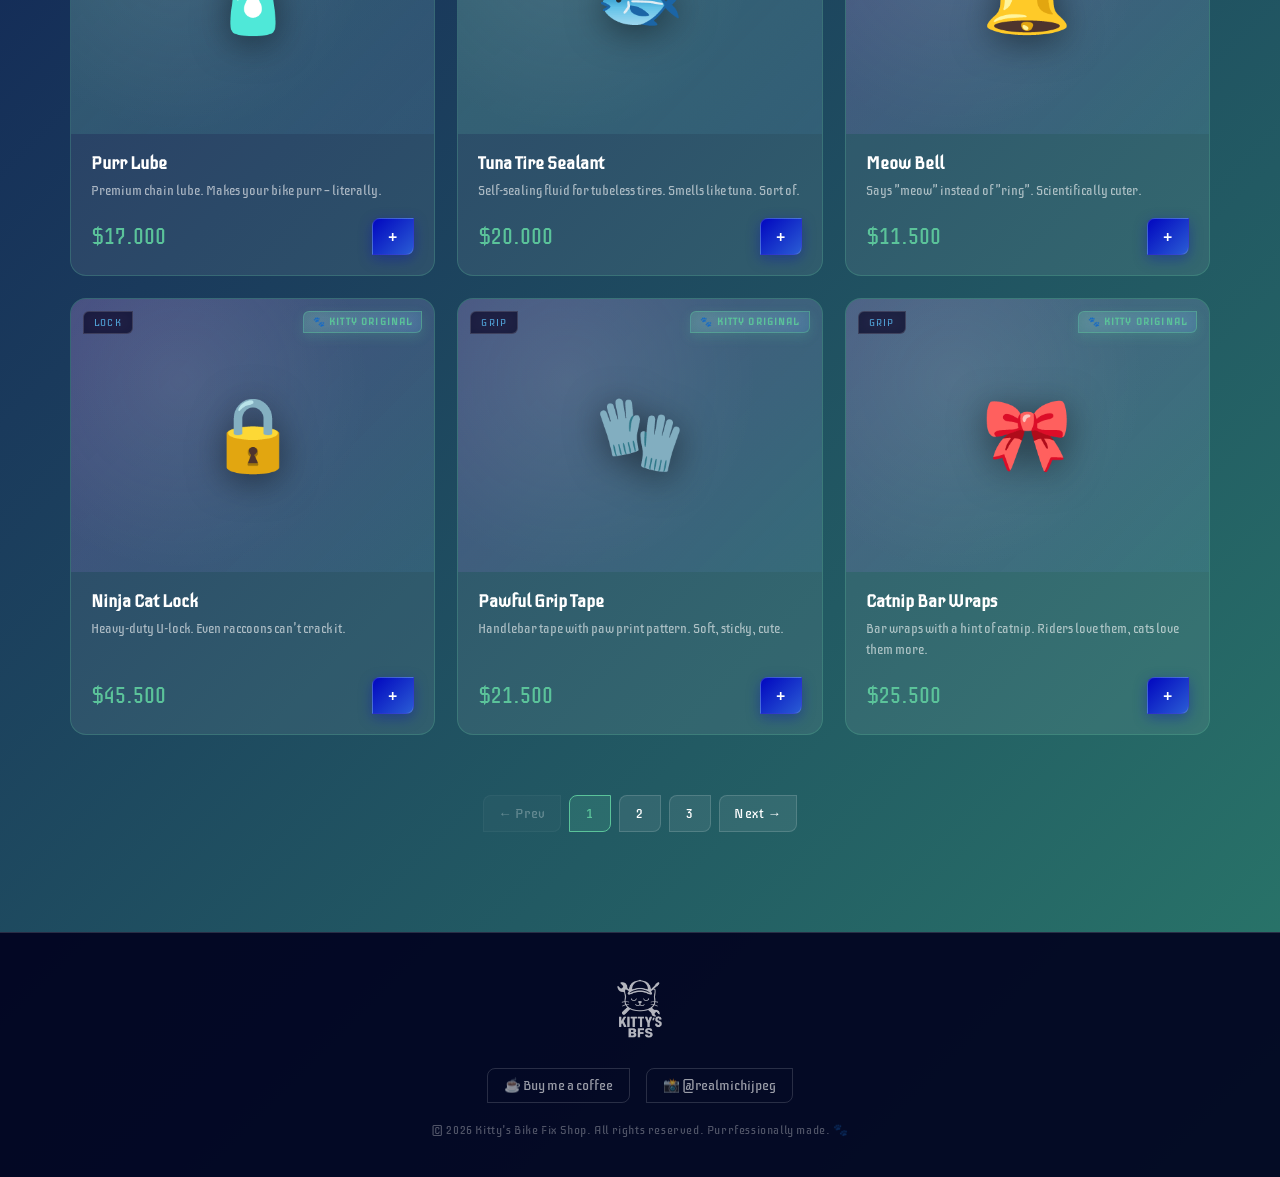
<file: Shop.html>
<!DOCTYPE html>
<html lang="en">
<head>
    <meta property="og:title" content="Kitty's Bike Fix Shop">
    <meta property="og:description" content="Mobile bike repair service run by cats. We come to you.">
    <meta property="og:image" content="imageswebp/KittysBikefixshupLogo.webp">
    <meta property="og:type" content="website">
    <meta name="description" content="The Purr-shop: real bike parts from Shimano, Maxxis, Schwalbe and more, plus our own Kitty Originals line. Delivered by cats.">

    <link rel="preconnect" href="https://fonts.googleapis.com">
    <link rel="preconnect" href="https://fonts.gstatic.com" crossorigin>
    <link href="https://fonts.googleapis.com/css2?family=Iceberg&family=Inter:wght@300;400;600&display=swap" rel="stylesheet">
    <meta charset="UTF-8">
    <meta name="viewport" content="width=device-width, initial-scale=1.0">

    <!-- Google tag (gtag.js) -->
    <script async src="https://www.googletagmanager.com/gtag/js?id=G-V7JJTFCPWQ"></script>
    <script>
    window.dataLayer = window.dataLayer || [];
    function gtag(){dataLayer.push(arguments);}
    gtag('js', new Date());

    gtag('config', 'G-V7JJTFCPWQ');
    </script>

    <title>Kitty's BFS - Shop</title>
    <link rel="stylesheet" href="shared.css">
    <link rel="stylesheet" href="Shop.css">
    <link rel="icon" type="image/x-icon" href="imageswebp/KittysbikefixshopIcon.webp">
</head>
<body>
    <header>
        <div class="nav-container">
            <div class="logo"><a href="index.html"><img src="imageswebp/KittysBikefixshupLogo.webp" alt="Kitty Logo"></a></div>
            <button class="hamburger" id="hamburger" aria-label="Menu"><span></span><span></span><span></span></button>
            <nav id="mainNav">
                <div class="navbutton"><a href="index.html" data-i18n="nav.home">HOME</a></div>
                <div class="navbutton"><a href="AboutUs.html" data-i18n="nav.about">ABOUT US</a></div>
                <div class="navbutton"><a href="ContacUs.html" data-i18n="nav.contact">CONTACT</a></div>
                <div class="navbutton">
                    <a href="#" data-i18n="nav.reserve">BOOK SERVICE ▾</a>
                    <div class="dropdown"><div class="dropdown-inner">
                        <div class="navbutton"><a href="#" data-i18n="nav.onsite">Onsite Service</a></div>
                        <div class="navbutton"><a href="Shop.html" class="active-page" data-i18n="nav.parts">Parts Delivery</a></div>
                        <div class="navbutton"><a href="ContacUs.html" data-i18n="nav.callback">Request Callback</a></div>
                    </div></div>
                </div>
                <div class="lang-switcher">
                    <button class="lang-btn">🌐 <span id="currentLang">EN</span> <span class="arrow">▾</span></button>
                    <div class="lang-dropdown"><div class="lang-dropdown-inner">
                        <button class="lang-option" onclick="setLang('en')">ᴇɴ English</button>
                        <button class="lang-option" onclick="setLang('es')">🇦🇷 Español</button>
                        <button class="lang-option" onclick="setLang('lolcat')">🐱 LOLCAT</button>
                    </div></div>
                </div>
            </nav>
        </div>
    </header>

    <!-- HERO -->
    <section class="shop-hero">
        <div class="shop-hero-bg"></div>
        <div class="shop-hero-overlay"></div>
        <div class="shop-hero-content">
            <span class="eyebrow" data-i18n="shop.eyebrow">PARTS DELIVERY</span>
            <h1 data-i18n="shop.title">The <span>Purr</span>-shop</h1>
            <p class="tagline" data-i18n="shop.tagline">Real parts. Real quality. Delivered by very serious cats.</p>
        </div>
    </section>

    <!-- SHOP CONTENT -->
    <div class="contenedor">

        <!-- Top Controls -->
        <div class="shop-controls">
            <div class="search-box">
                <span class="search-icon">🔍</span>
                <input type="text" id="searchInput" data-i18n-placeholder="shop.search" placeholder="Search for parts..." />
            </div>
            <div class="currency-toggle" id="currencyToggle" role="group" aria-label="Currency">
                <button class="cur-btn active" data-cur="ARS">ARS</button>
                <button class="cur-btn" data-cur="USD">USD</button>
            </div>
            <button class="cart-toggle" id="cartToggle" aria-label="Open cart">
                <span class="cart-icon">🛒</span>
                <span data-i18n="shop.cart">Cart</span>
                <span class="cart-count" id="cartCount">0</span>
            </button>
        </div>

        <!-- Category + Brand Filters -->
        <div class="category-filters" id="categoryFilters">
            <button class="cat-pill active" data-cat="all" data-i18n="cat.all">All</button>
            <button class="cat-pill" data-cat="kitty" data-i18n="cat.kitty">🐾 Kitty Originals</button>
            <button class="cat-pill" data-cat="chains" data-i18n="cat.chains">Chains &amp; Drivetrain</button>
            <button class="cat-pill" data-cat="brakes" data-i18n="cat.brakes">Brakes</button>
            <button class="cat-pill" data-cat="tires" data-i18n="cat.tires">Wheels &amp; Tires</button>
            <button class="cat-pill" data-cat="lights" data-i18n="cat.lights">Lights</button>
            <button class="cat-pill" data-cat="lubes" data-i18n="cat.lubes">Lubricants</button>
            <button class="cat-pill" data-cat="accessories" data-i18n="cat.accessories">Accessories</button>
        </div>

        <!-- Products Grid -->
        <div class="products-grid" id="productsGrid">
            <div class="no-results" id="noResults">
                <span class="big-emoji">🙀</span>
                <h3 data-i18n="shop.noResults.title">Nothing here, just dust bunnies</h3>
                <p data-i18n="shop.noResults.text">Try a different search or category</p>
            </div>
        </div>

        <!-- Pagination -->
        <div class="pagination" id="pagination" role="navigation" aria-label="Pagination"></div>
    </div>

    <!-- CART DRAWER -->
    <div class="cart-overlay" id="cartOverlay"></div>
    <aside class="cart-drawer" id="cartDrawer" aria-hidden="true">
        <div class="cart-header">
            <h2><span data-i18n="cart.your">Your</span> <span data-i18n="cart.basket">Basket</span></h2>
            <button class="cart-close" id="cartClose" aria-label="Close cart">✕</button>
        </div>
        <div class="cart-items" id="cartItems"></div>
        <div class="cart-footer">
            <div class="cart-totals">
                <div class="cart-row"><span class="label" data-i18n="cart.subtotal">Subtotal</span><span class="amount" id="cartSubtotal">$0</span></div>
                <div class="cart-row"><span class="label" data-i18n="cart.shipping">Delivery (by cat)</span><span class="amount" id="cartShipping">$0</span></div>
                <div class="cart-row total"><span class="label" data-i18n="cart.total">Total</span><span class="amount" id="cartTotal">$0</span></div>
            </div>
            <button class="checkout-btn" id="checkoutBtn" disabled data-i18n="cart.checkout">Checkout 🐾</button>
            <p class="cart-note" id="cartNote" data-i18n="cart.note.ars">Free delivery for orders over $70.000. Cats included.</p>
        </div>
    </aside>

    <!-- TOAST -->
    <div class="toast" id="toast">
        <span class="toast-icon">🐾</span>
        <span class="toast-text" data-i18n="toast.added">Added to your basket!</span>
    </div>

    <footer>
        <div class="footer-inner">
            <div class="footer-logo"><a href="index.html"><img src="imageswebp/KittysBikefixshupLogo.webp" alt="Kitty's BFS"></a></div>
            <div class="footer-links">
                <a href="https://buymeacoffee.com/elmichi_jpeg" target="_blank" class="footer-link coffee">☕ Buy me a coffee</a>
                <a href="https://www.instagram.com/realmichijpeg/" target="_blank" class="footer-link instagram">📸 @realmichijpeg</a>
            </div>
            <p class="footer-copy">© 2026 Kitty's Bike Fix Shop. All rights reserved. Purrfessionally made. 🐾</p>
        </div>
    </footer>

    <script src="lang.js"></script>
    <script>
        // ═══════════════════════════════════════════════════════════════════
        //  PRODUCT CATALOG — TWO LINES
        //  ─ Kitty Originals (k1-k12): Kitty's own house brand. Cute names.
        //  ─ Real Brands    (r1-r23): Shimano, KMC, Maxxis, Schwalbe, etc.
        //
        //  Fields:
        //  ─ priceARS / priceUSD: independent — adjust each freely
        //  ─ image: path to product image. Empty string → falls back to emoji.
        //  ─ kitty: true marks it as a Kitty Original (shows the paw badge +
        //    matches the "🐾 Kitty Originals" filter)
        // ═══════════════════════════════════════════════════════════════════
        const products = [
            // ──────────────── KITTY ORIGINALS ────────────────
            { id: 'k1',  cat: 'chains',      kitty: true, emoji: '⛓️', image: '',
              priceARS: 49500, priceUSD: 35, key: 'k1' },
            { id: 'k2',  cat: 'chains',      kitty: true, emoji: '⚙️', image: '',
              priceARS: 78000, priceUSD: 55, key: 'k2' },
            { id: 'k3',  cat: 'brakes',      kitty: true, emoji: '🛑', image: '',
              priceARS: 25500, priceUSD: 18, key: 'k3' },
            { id: 'k4',  cat: 'tires',       kitty: true, emoji: '🛞', image: '',
              priceARS: 59500, priceUSD: 42, key: 'k4' },
            { id: 'k5',  cat: 'lights',      kitty: true, emoji: '💡', image: '',
              priceARS: 41000, priceUSD: 29, key: 'k5' },
            { id: 'k6',  cat: 'lights',      kitty: true, emoji: '🔦', image: '',
              priceARS: 34000, priceUSD: 24, key: 'k6' },
            { id: 'k7',  cat: 'lubes',       kitty: true, emoji: '🧴', image: '',
              priceARS: 17000, priceUSD: 12, key: 'k7' },
            { id: 'k8',  cat: 'lubes',       kitty: true, emoji: '🐟', image: '',
              priceARS: 20000, priceUSD: 14, key: 'k8' },
            { id: 'k9',  cat: 'accessories', kitty: true, emoji: '🔔', image: '',
              priceARS: 11500, priceUSD: 8,  key: 'k9' },
            { id: 'k10', cat: 'accessories', kitty: true, emoji: '🔒', image: '',
              priceARS: 45500, priceUSD: 32, key: 'k10' },
            { id: 'k11', cat: 'accessories', kitty: true, emoji: '🧤', image: '',
              priceARS: 21500, priceUSD: 15, key: 'k11' },
            { id: 'k12', cat: 'accessories', kitty: true, emoji: '🎀', image: '',
              priceARS: 25500, priceUSD: 18, key: 'k12' },

            // ──────────────── REAL BRANDS ────────────────
            // Chains & Drivetrain
            { id: 'r1',  cat: 'chains', emoji: '⛓️', image: '',
              priceARS: 19500, priceUSD: 14, key: 'r1' },
            { id: 'r2',  cat: 'chains', emoji: '⛓️', image: '',
              priceARS: 18000, priceUSD: 13, key: 'r2' },
            { id: 'r3',  cat: 'chains', emoji: '⚙️', image: '',
              priceARS: 35000, priceUSD: 25, key: 'r3' },
            { id: 'r4',  cat: 'chains', emoji: '🦷', image: '',
              priceARS: 45000, priceUSD: 32, key: 'r4' },
            // Brakes
            { id: 'r5',  cat: 'brakes', emoji: '🛑', image: '',
              priceARS: 12000, priceUSD: 9, key: 'r5' },
            { id: 'r6',  cat: 'brakes', emoji: '🛑', image: '',
              priceARS: 8500,  priceUSD: 6, key: 'r6' },
            { id: 'r7',  cat: 'brakes', emoji: '🤚', image: '',
              priceARS: 22000, priceUSD: 16, key: 'r7' },
            // Wheels & Tires
            { id: 'r8',  cat: 'tires',  emoji: '🛞', image: '',
              priceARS: 75000, priceUSD: 53, key: 'r8' },
            { id: 'r9',  cat: 'tires',  emoji: '🛞', image: '',
              priceARS: 95000, priceUSD: 67, key: 'r9' },
            { id: 'r10', cat: 'tires',  emoji: '🛞', image: '',
              priceARS: 32000, priceUSD: 23, key: 'r10' },
            { id: 'r11', cat: 'tires',  emoji: '🎈', image: '',
              priceARS: 8500,  priceUSD: 6, key: 'r11' },
            // Lights
            { id: 'r12', cat: 'lights', emoji: '🔦', image: '',
              priceARS: 85000, priceUSD: 60, key: 'r12' },
            { id: 'r13', cat: 'lights', emoji: '💡', image: '',
              priceARS: 38000, priceUSD: 27, key: 'r13' },
            { id: 'r14', cat: 'lights', emoji: '🚨', image: '',
              priceARS: 18000, priceUSD: 13, key: 'r14' },  
            // Lubricants
            { id: 'r15', cat: 'lubes',  emoji: '🧴', image: '',
              priceARS: 15000, priceUSD: 11, key: 'r15' },
            { id: 'r16', cat: 'lubes',  emoji: '🧽', image: '',
              priceARS: 12000, priceUSD: 9, key: 'r16' },
            { id: 'r17', cat: 'lubes',  emoji: '🛢️', image: '',
              priceARS: 14000, priceUSD: 10, key: 'r17' },
            // Accessories
            { id: 'r18', cat: 'accessories', emoji: '🔒', image: '',
              priceARS: 95000,  priceUSD: 67, key: 'r18' },
            { id: 'r19', cat: 'accessories', emoji: '⛑️', image: '',
              priceARS: 65000,  priceUSD: 46, key: 'r19' },
            { id: 'r20', cat: 'accessories', emoji: '💨', image: '',
              priceARS: 110000, priceUSD: 78, key: 'r20' },
            { id: 'r21', cat: 'accessories', emoji: '🦶', image: '',
              priceARS: 28000,  priceUSD: 20, key: 'r21' },
            { id: 'r22', cat: 'accessories', emoji: '🥤', image: '',    
              priceARS: 22000,  priceUSD: 16, key: 'r22' },
            { id: 'r23', cat: 'accessories', emoji: '🎀', image: '',
              priceARS: 18000,  priceUSD: 13, key: 'r23' }
        ];

        // ═══════════════════════════════════════════════════════════════════
        //  TRANSLATIONS
        // ═══════════════════════════════════════════════════════════════════
        const translations = {
            en: {
                "nav.home":"HOME","nav.about":"ABOUT US","nav.contact":"CONTACT","nav.reserve":"BOOK SERVICE ▾","nav.onsite":"Onsite Service","nav.parts":"Parts Delivery","nav.callback":"Request Callback",
                "shop.eyebrow":"PARTS DELIVERY","shop.tagline":"Real parts. Real quality. Delivered by very serious cats.",
                "shop.search":"Search for parts...","shop.cart":"Cart",
                "cat.all":"All","cat.kitty":"🐾 Kitty Originals","cat.chains":"Chains & Drivetrain","cat.brakes":"Brakes","cat.tires":"Wheels & Tires","cat.lights":"Lights","cat.lubes":"Lubricants","cat.accessories":"Accessories",
                "shop.noResults.title":"Nothing here, just dust bunnies","shop.noResults.text":"Try a different search or category",
                "cart.your":"Your","cart.basket":"Basket","cart.subtotal":"Subtotal","cart.shipping":"Delivery (by cat)","cart.total":"Total","cart.checkout":"Checkout 🐾",
                "cart.note.ars":"Free delivery for orders over $70.000. Cats included.",
                "cart.note.usd":"Free delivery for orders over US$ 50. Cats included.",
                "cart.empty.text":"Your basket is empty. Go pick something nice for your bike!",
                "toast.added":"Added to your basket!",      
                "kitty.badge":"KITTY ORIGINAL",
                "page.prev":"← Prev","page.next":"Next →",
                // ── Kitty Originals ──
                "k1.name":"Purr-fect Chain","k1.desc":"Smoothest chain in the litter. Won't squeak — promise.","k1.badge":"DRIVETRAIN",
                "k2.name":"Furr-rolled Cassette","k2.desc":"11-speed cassette. Smoother gear changes than a cat stretch.","k2.badge":"CASSETTE",
                "k3.name":"Whisker Brake Pads","k3.desc":"Stop on a dime. Or a mouse. Whichever comes first.","k3.badge":"BRAKES",
                "k4.name":"Zoomie Tire 26\"","k4.desc":"Grippy enough to chase the laser pointer. All terrain.","k4.badge":"TIRE",
                "k5.name":"Cat-Eye Light Set","k5.desc":"Front + rear LED set. Glows like real cat eyes at night.","k5.badge":"LIGHT",
                "k6.name":"Lazer Pointer Light","k6.desc":"Ultra-bright front light. Confuses dogs in a 50m radius.","k6.badge":"LIGHT",
                "k7.name":"Purr Lube","k7.desc":"Premium chain lube. Makes your bike purr — literally.","k7.badge":"LUBE",
                "k8.name":"Tuna Tire Sealant","k8.desc":"Self-sealing fluid for tubeless tires. Smells like tuna. Sort of.","k8.badge":"SEALANT",
                "k9.name":"Meow Bell","k9.desc":"Says \"meow\" instead of \"ring\". Scientifically cuter.","k9.badge":"BELL",
                "k10.name":"Ninja Cat Lock","k10.desc":"Heavy-duty U-lock. Even raccoons can't crack it.","k10.badge":"LOCK",
                "k11.name":"Pawful Grip Tape","k11.desc":"Handlebar tape with paw print pattern. Soft, sticky, cute.","k11.badge":"GRIP",
                "k12.name":"Catnip Bar Wraps","k12.desc":"Bar wraps with a hint of catnip. Riders love them, cats love them more.","k12.badge":"GRIP",
                // ── Real Brands ──
                "r1.name":"Shimano CN-HG40 Chain","r1.desc":"6/7/8-speed MTB & road chain. Silent, smooth, and reliable.","r1.badge":"DRIVETRAIN",
                "r2.name":"KMC X8 Chain","r2.desc":"8-speed chain with QuickLink. Lighter than HG40 — perfect for daily riders.","r2.badge":"DRIVETRAIN",
                "r3.name":"Shimano HG200 Cassette 7v","r3.desc":"7-speed cassette 12-32T. Compatible with Tourney, Altus and most MTBs.","r3.badge":"CASSETTE",
                "r4.name":"Shimano Altus Rear Derailleur","r4.desc":"RD-M310 7/8-speed rear derailleur. Smooth shifts on a budget.","r4.badge":"DERAILLEUR",
                "r5.name":"Shimano B01S Disc Pads","r5.desc":"Resin disc brake pads. Quiet braking, replaceable in minutes.","r5.badge":"DISC PADS",
                "r6.name":"Shimano V-Brake Pads","r6.desc":"Standard V-brake pads, 70mm. Reliable and cheap.","r6.badge":"V-BRAKE",
                "r7.name":"Shimano Tourney Brake Levers","r7.desc":"BL-TX800 brake lever pair. Ergonomic and durable.","r7.badge":"LEVERS",
                "r8.name":"Maxxis Ardent 27.5x2.25","r8.desc":"All-terrain MTB tire. Excellent grip on dirt and rock.","r8.badge":"MTB TIRE",
                "r9.name":"Schwalbe Marathon 700x35","r9.desc":"Legendary anti-puncture urban tire. Bulletproof daily commuter.","r9.badge":"URBAN TIRE",
                "r10.name":"Vee Rubber Speedster 700x28","r10.desc":"Smooth, fast road tire. Affordable upgrade for daily commutes.","r10.badge":"ROAD TIRE",
                "r11.name":"Schwalbe AV13 Tube","r11.desc":"Premium tube for 26\"/27.5\"/29\" — Schrader valve. Reliable backup.","r11.badge":"TUBE",
                "r12.name":"Cateye Volt 100 Set","r12.desc":"USB rechargeable front + rear LED set. 100 lumens.","r12.badge":"LIGHT SET",
                "r13.name":"Knog Plus Front Light","r13.desc":"Compact silicone-strap LED. Magnetic USB charging. 4 modes.","r13.badge":"FRONT LIGHT",
                "r14.name":"USB LED Rear Light","r14.desc":"Bright rear LED, USB-C rechargeable. Multiple flashing modes.","r14.badge":"REAR LIGHT",
                "r15.name":"Finish Line Dry Lube","r15.desc":"120ml Teflon dry chain lube. Ideal for dry conditions.","r15.badge":"CHAIN LUBE",
                "r16.name":"WD-40 Bike Cleaner","r16.desc":"Degreaser & frame cleaner spray. Strips grease without harming paint.","r16.badge":"CLEANER",
                "r17.name":"Park Tool PolyLube 1000","r17.desc":"Multi-purpose grease for bearings, hubs, and headsets. 113g tub.","r17.badge":"GREASE",
                "r18.name":"Kryptonite KryptoLok U-Lock","r18.desc":"Hardened steel U-lock with 4-foot cable. Bronze security rating.","r18.badge":"U-LOCK",
                "r19.name":"Bell Tracker Helmet","r19.desc":"Adult helmet with 19 vents. CPSC-certified.","r19.badge":"HELMET",
                "r20.name":"Topeak JoeBlow Sport","r20.desc":"Floor pump, max 160 PSI, dual-head Presta/Schrader.","r20.badge":"FLOOR PUMP",
                "r21.name":"Wellgo Platform Pedals","r21.desc":"Aluminum platform pedals with grip pins. Sealed bearings, 9/16\".","r21.badge":"PEDALS",
                "r22.name":"Elite Fly Bottle + Cage","r22.desc":"550ml bidon plus aluminum cage. BPA-free.","r22.badge":"HYDRATION",
                "r23.name":"Velo Cork Bar Tape","r23.desc":"Cushioned cork road bar tape, set of 2. Comfortable for long rides.","r23.badge":"BAR TAPE"
            },
            es: {
                "nav.home":"INICIO","nav.about":"NOSOTROS","nav.contact":"CONTACTO","nav.reserve":"RESERVAR ▾","nav.onsite":"Servicio a domicilio","nav.parts":"Entrega de repuestos","nav.callback":"Solicitar llamado",
                "shop.eyebrow":"ENTREGA DE REPUESTOS","shop.tagline":"Repuestos reales. Calidad real. Entregados por gatos muy serios.",
                "shop.search":"Buscar repuestos...","shop.cart":"Carrito",
                "cat.all":"Todo","cat.kitty":"🐾 Kitty Originals","cat.chains":"Cadenas y Transmisión","cat.brakes":"Frenos","cat.tires":"Ruedas y Cubiertas","cat.lights":"Luces","cat.lubes":"Lubricantes","cat.accessories":"Accesorios",
                "shop.noResults.title":"Acá no hay nada, solo pelusa","shop.noResults.text":"Probá con otra búsqueda o categoría",
                "cart.your":"Tu","cart.basket":"Canasta","cart.subtotal":"Subtotal","cart.shipping":"Envío (por gato)","cart.total":"Total","cart.checkout":"Finalizar compra 🐾",
                "cart.note.ars":"Envío gratis en pedidos superiores a $70.000. Gatos incluidos.",
                "cart.note.usd":"Envío gratis en pedidos superiores a US$ 50. Gatos incluidos.",
                "cart.empty.text":"Tu canasta está vacía. ¡Andá a elegir algo lindo para tu bici!",
                "toast.added":"¡Agregado a tu canasta!",
                "kitty.badge":"KITTY ORIGINAL",
                "page.prev":"← Anterior","page.next":"Siguiente →",
                // ── Kitty Originals ──
                "k1.name":"Cadena Purr-fecta","k1.desc":"La cadena más suave de la camada. No chirría — palabra de gato.","k1.badge":"TRANSMISIÓN",
                "k2.name":"Cassette Furr-rolado","k2.desc":"Cassette de 11 velocidades. Más suave que un gato estirándose.","k2.badge":"CASSETTE",
                "k3.name":"Pastillas Bigotes","k3.desc":"Frenan en seco. O sobre un ratón. Lo que pase primero.","k3.badge":"FRENOS",
                "k4.name":"Cubierta Zoomie 26\"","k4.desc":"Con suficiente agarre para perseguir el láser. Todo terreno.","k4.badge":"CUBIERTA",
                "k5.name":"Set Ojo de Gato","k5.desc":"Set de LEDs delantero y trasero. Brillan como ojos de gato real.","k5.badge":"LUZ",
                "k6.name":"Luz Puntero Láser","k6.desc":"Luz delantera ultra brillante. Confunde a los perros a 50m a la redonda.","k6.badge":"LUZ",
                "k7.name":"Purr Lube","k7.desc":"Lubricante premium para cadenas. Hace que tu bici ronronee — literal.","k7.badge":"LUBRICANTE",
                "k8.name":"Sellador Atún","k8.desc":"Líquido auto-sellante para cubiertas tubeless. Huele a atún. Casi.","k8.badge":"SELLADOR",
                "k9.name":"Campanita Meow","k9.desc":"Dice \"miau\" en vez de \"ring\". Científicamente más tierna.","k9.badge":"CAMPANA",
                "k10.name":"Candado Gato Ninja","k10.desc":"Candado en U reforzado. Ni los mapaches pueden con él.","k10.badge":"CANDADO",
                "k11.name":"Cinta Pawful","k11.desc":"Cinta para manubrio con estampa de huellitas. Suave, pegajosa, tierna.","k11.badge":"AGARRE",
                "k12.name":"Cintas Catnip","k12.desc":"Cintas para manubrio con un toque de catnip. A los ciclistas les encantan, a los gatos más.","k12.badge":"AGARRE",
                // ── Real Brands ──
                "r1.name":"Cadena Shimano CN-HG40","r1.desc":"Cadena 6/7/8 velocidades para MTB y ruta. Silenciosa y confiable.","r1.badge":"TRANSMISIÓN",
                "r2.name":"Cadena KMC X8","r2.desc":"Cadena 8 velocidades con QuickLink. Más liviana que la HG40 — perfecta para uso diario.","r2.badge":"TRANSMISIÓN",
                "r3.name":"Cassette Shimano HG200 7v","r3.desc":"Cassette de 7 velocidades 12-32T. Compatible con Tourney, Altus y la mayoría de MTBs.","r3.badge":"CASSETTE",
                "r4.name":"Cambio Shimano Altus","r4.desc":"Cambio trasero RD-M310 de 7/8 velocidades. Cambios suaves a buen precio.","r4.badge":"CAMBIO",
                "r5.name":"Pastillas Shimano B01S","r5.desc":"Pastillas de freno a disco resinadas. Frenado silencioso, reemplazo en minutos.","r5.badge":"PASTILLAS DISCO",
                "r6.name":"Pastillas V-Brake Shimano","r6.desc":"Pastillas estándar para V-brake, 70mm. Confiables y baratas.","r6.badge":"V-BRAKE",
                "r7.name":"Manijas Shimano Tourney","r7.desc":"Par de manijas de freno BL-TX800. Ergonómicas y durables.","r7.badge":"MANIJAS",
                "r8.name":"Cubierta Maxxis Ardent 27.5x2.25","r8.desc":"Cubierta MTB todo terreno. Excelente agarre en tierra y piedra.","r8.badge":"CUBIERTA MTB",
                "r9.name":"Cubierta Schwalbe Marathon 700x35","r9.desc":"Legendaria cubierta urbana anti-pinchaduras. A prueba de balas para uso diario.","r9.badge":"CUBIERTA URBANA",
                "r10.name":"Cubierta Vee Rubber Speedster 700x28","r10.desc":"Cubierta de ruta lisa y rápida. Upgrade económico para uso diario.","r10.badge":"CUBIERTA RUTA",
                "r11.name":"Cámara Schwalbe AV13","r11.desc":"Cámara premium para 26\"/27.5\"/29\" — válvula Schrader. Backup confiable.","r11.badge":"CÁMARA",
                "r12.name":"Set Cateye Volt 100","r12.desc":"Set delantero + trasero LED recargable USB. 100 lúmenes.","r12.badge":"SET DE LUCES",
                "r13.name":"Luz delantera Knog Plus","r13.desc":"LED compacto con cinta de silicona. Carga USB magnética. 4 modos.","r13.badge":"LUZ DELANTERA",
                "r14.name":"Luz trasera LED USB","r14.desc":"LED trasero brillante, recargable USB-C. Múltiples modos de parpadeo.","r14.badge":"LUZ TRASERA",
                "r15.name":"Finish Line Dry Lube","r15.desc":"Lubricante seco para cadena con Teflon, 120ml. Ideal para condiciones secas.","r15.badge":"LUBRICANTE",
                "r16.name":"WD-40 Bike Cleaner","r16.desc":"Desengrasante y limpiador de cuadro en spray. Saca la grasa sin dañar la pintura.","r16.badge":"LIMPIADOR",
                "r17.name":"Grasa Park Tool PolyLube 1000","r17.desc":"Grasa multipropósito para rulemanes, masas y direcciones. Pote de 113g.","r17.badge":"GRASA",
                "r18.name":"Candado Kryptonite KryptoLok U","r18.desc":"Candado U de acero templado con cable de 1.2m. Nivel de seguridad bronce.","r18.badge":"CANDADO U",
                "r19.name":"Casco Bell Tracker","r19.desc":"Casco adulto con 19 ventilaciones. Certificado CPSC.","r19.badge":"CASCO",
                "r20.name":"Inflador Topeak JoeBlow Sport","r20.desc":"Inflador de pie, máx 160 PSI, cabezal doble Presta/Schrader.","r20.badge":"INFLADOR",
                "r21.name":"Pedales Wellgo Plataforma","r21.desc":"Pedales de aluminio con pinches. Rulemanes sellados, rosca 9/16\".","r21.badge":"PEDALES",
                "r22.name":"Bidón Elite Fly + Portabidón","r22.desc":"Bidón de 550ml más portabidón de aluminio. Sin BPA.","r22.badge":"HIDRATACIÓN",
                "r23.name":"Cinta de manubrio Velo Cork","r23.desc":"Cinta de corcho acolchada para manubrio de ruta, set de 2. Cómoda para salidas largas.","r23.badge":"CINTA"
            },
            lolcat: {
                "nav.home":"HOMEZ","nav.about":"ABOUTZ UZ","nav.contact":"MEOW US","nav.reserve":"RESERVEZ SERVIS ▾","nav.onsite":"Onsite Servis","nav.parts":"Parts Deliveryz","nav.callback":"Request Cullbackz",
                "shop.eyebrow":"PARTZ DELIVRY","shop.tagline":"Reel partz. Reel qualitee. Delivrd by verry seereeus catz.",
                "shop.search":"Searchin 4 partz...","shop.cart":"Baskit",
                "cat.all":"Evrytin","cat.kitty":"🐾 Kitty Originalz","cat.chains":"Chainz n Drivez","cat.brakes":"Braekz","cat.tires":"Wheelz n Tirez","cat.lights":"Lytez","cat.lubes":"Lubez","cat.accessories":"Aksesori0z",
                "shop.noResults.title":"Nuffin heer, jus dust bunniez","shop.noResults.text":"Try difrent searchin or kategoree",
                "cart.your":"Urz","cart.basket":"Baskit","cart.subtotal":"Subtotalz","cart.shipping":"Delivry (by kitteh)","cart.total":"Tootalz","cart.checkout":"Cheekoutz 🐾",
                "cart.note.ars":"Free delivry on ordrz ovr $70.000. Kittehz includd.",
                "cart.note.usd":"Free delivry on ordrz ovr US$ 50. Kittehz includd.",
                "cart.empty.text":"Ur baskit iz empty. Go pik sumtin nyce 4 ur bike!",
                "toast.added":"Addd 2 ur baskit!",
                "kitty.badge":"KITTEH ORIJNAL",
                "page.prev":"← Bak","page.next":"Nekst →",
                // ── Kitty Originals ──
                "k1.name":"Purr-fect Chaine","k1.desc":"Smoothst chaine in da littr. Wont skweek — promiz.","k1.badge":"DRIVTRAEN",
                "k2.name":"Furr-rolld Cassete","k2.desc":"11-speed cassete. Smoothr geer chanjz dan a kitteh stretch.","k2.badge":"CASSETE",
                "k3.name":"Whiskr Braek Padz","k3.desc":"Stop on a dyme. Or a mowse. Whichevr comez furst.","k3.badge":"BRAEKZ",
                "k4.name":"Zoomie Tyre 26\"","k4.desc":"Grippee enuff 2 chaes da lazer pointr. Awl terraen.","k4.badge":"TYRE",
                "k5.name":"Kat-Eye Lyte Set","k5.desc":"Front + reer LED set. Glowz lyk reel kitteh eyez at nite.","k5.badge":"LYTE",
                "k6.name":"Lazr Pointr Lyte","k6.desc":"Ultra-bryt front lyte. Konfusez doggos in 50m radius.","k6.badge":"LYTE",
                "k7.name":"Purr Lube","k7.desc":"Premium chaine lube. Makez ur bike purr — litrally.","k7.badge":"LUBE",
                "k8.name":"Tuna Tyre Seelant","k8.desc":"Self-seelin floowid 4 toobless tyrz. Smelz lyk tuna. Sort of.","k8.badge":"SEELANT",
                "k9.name":"Meow Bel","k9.desc":"Sayz \"meow\" instd of \"ring\". Sienntifiklee cuter.","k9.badge":"BEL",
                "k10.name":"Ninja Kat Lok","k10.desc":"Hevvy-dootee U-lok. Evn raccoonz cant krak it.","k10.badge":"LOK",
                "k11.name":"Pawful Grip Taep","k11.desc":"Handlbar taep wif paw print patrn. Soft, stikee, cute.","k11.badge":"GRIP",
                "k12.name":"Katnip Bar Wrapz","k12.desc":"Bar wrapz wif a hint of katnip. Ryderz luv em, kittehz luv em mor.","k12.badge":"GRIP",
                // ── Real Brands ──
                "r1.name":"Shimano CN-HG40 Chaine","r1.desc":"6/7/8-speed MTB n road chaine. Silent, smooth, n reliable.","r1.badge":"DRIVTRAEN",
                "r2.name":"KMC X8 Chaine","r2.desc":"8-speed chaine wif QuickLink. Litr dan HG40 — perfect 4 dailee ryderz.","r2.badge":"DRIVTRAEN",
                "r3.name":"Shimano HG200 Cassete 7v","r3.desc":"7-speed cassete 12-32T. Compatibl wif Tourney, Altus n moast MTBz.","r3.badge":"CASSETE",
                "r4.name":"Shimano Altus Rear Derailur","r4.desc":"RD-M310 7/8-speed rear derailur. Smooth shifts on a budjit.","r4.badge":"DERAILUR",
                "r5.name":"Shimano B01S Disk Padz","r5.desc":"Resin disk braek padz. Kwiet brakin, replaesabl in minits.","r5.badge":"DISK PADZ",
                "r6.name":"Shimano V-Braek Padz","r6.desc":"Standrd V-braek padz, 70mm. Reliabl n cheep.","r6.badge":"V-BRAEK",
                "r7.name":"Shimano Tourney Braek Leverz","r7.desc":"BL-TX800 braek levr payr. Ergonomik n durabl.","r7.badge":"LEVERZ",
                "r8.name":"Maxxis Ardent 27.5x2.25","r8.desc":"Awl-terraen MTB tyre. Eksellent grip on dirt n rok.","r8.badge":"MTB TYRE",
                "r9.name":"Schwalbe Marathon 700x35","r9.desc":"Lejendary anti-punkchur urban tyre. Bulletproof dailee komutr.","r9.badge":"URBAN TYRE",
                "r10.name":"Vee Rubber Speedster 700x28","r10.desc":"Smooth, fast road tyre. Affordabl upgrayd 4 dailee komutz.","r10.badge":"ROAD TYRE",
                "r11.name":"Schwalbe AV13 Toob","r11.desc":"Premium toob 4 26\"/27.5\"/29\" — Schrader valv. Reliabl bakup.","r11.badge":"TOOB",
                "r12.name":"Cateye Volt 100 Set","r12.desc":"USB rechargabl front + reer LED set. 100 loomenz.","r12.badge":"LYTE SET",
                "r13.name":"Knog Plus Front Lyte","r13.desc":"Kompak silikon-strap LED. Magnetic USB charjin. 4 modez.","r13.badge":"FRONT LYTE",
                "r14.name":"USB LED Reer Lyte","r14.desc":"Bryt reer LED, USB-C rechargabl. Multipl flashin modez.","r14.badge":"REER LYTE",
                "r15.name":"Finish Line Dry Lube","r15.desc":"120ml Teflon dry chaine lube. Ideel 4 dry kondishunz.","r15.badge":"CHAINE LUBE",
                "r16.name":"WD-40 Bike Cleenr","r16.desc":"Degreesr n frame cleenr spray. Stripz grees wifout harmin paent.","r16.badge":"CLEENR",
                "r17.name":"Park Tool PolyLube 1000","r17.desc":"Multi-purpos grees 4 berrings, hubz, n hedsetz. 113g tub.","r17.badge":"GREES",
                "r18.name":"Kryptonite KryptoLok U-Lok","r18.desc":"Hardnd steel U-lok wif 4-foot kable. Bronz sekuritee ratin.","r18.badge":"U-LOK",
                "r19.name":"Bell Trackr Helmit","r19.desc":"Adult helmit wif 19 ventz. CPSC-sertifyd.","r19.badge":"HELMIT",
                "r20.name":"Topeak JoeBlow Sport","r20.desc":"Floor pump, max 160 PSI, dual-hed Presta/Schrader.","r20.badge":"FLOR PUMP",
                "r21.name":"Wellgo Platfrm Pedalz","r21.desc":"Aluminum platfrm pedalz wif grip pinz. Seald berrings, 9/16\".","r21.badge":"PEDALZ",
                "r22.name":"Elite Fly Botl + Caej","r22.desc":"550ml bidon pluz aluminum caej. BPA-free.","r22.badge":"HYDRASHUN",
                "r23.name":"Velo Kork Bar Taep","r23.desc":"Kushiond kork road bar taep, set of 2. Komfortabl 4 long ryidz.","r23.badge":"BAR TAEP"
            }
        };

        const htmlOverrides = {
            "shop.title": { en: 'The <span>Purr</span>-shop', es: 'La <span>Purr</span>-tienda', lolcat: 'Da <span>Purr</span>-shop' }
        };

        function setLang(lang) {
            applyLang(lang, translations, htmlOverrides);
            renderProducts();
            renderCart();
            updateShippingNote();
        }

        // ═══════════════════════════════════════════════════════════════════
        //  CURRENCY
        // ═══════════════════════════════════════════════════════════════════
        const CURRENCY_KEY = 'kbfs-currency';
        let currency = localStorage.getItem(CURRENCY_KEY) || 'ARS';
        const SHIPPING = {
            ARS: { freeOver: 70000, flat: 6000 },
            USD: { freeOver: 50,    flat: 5 }
        };

        function priceOf(p) { return currency === 'ARS' ? p.priceARS : p.priceUSD; }

        function fmtPrice(amount) {
            if (currency === 'ARS') return '$' + amount.toLocaleString('es-AR');
            return 'US$ ' + amount.toLocaleString('en-US');
        }

        function setCurrency(cur) {
            if (cur !== 'ARS' && cur !== 'USD') return;
            currency = cur;
            localStorage.setItem(CURRENCY_KEY, cur);
            document.querySelectorAll('.cur-btn').forEach(b => {
                b.classList.toggle('active', b.dataset.cur === cur);
            });
            renderProducts();
            renderCart();
            updateShippingNote();
        }

        function updateShippingNote() {
            const dict = getLangDict();
            const noteEl = document.getElementById('cartNote');
            const key = currency === 'ARS' ? 'cart.note.ars' : 'cart.note.usd';
            noteEl.textContent = dict[key] || '';
            noteEl.setAttribute('data-i18n', key);
        }

        document.getElementById('currencyToggle').addEventListener('click', e => {
            const btn = e.target.closest('.cur-btn');
            if (btn) setCurrency(btn.dataset.cur);
        });

        // ═══════════════════════════════════════════════════════════════════
        //  CART STATE
        // ═══════════════════════════════════════════════════════════════════
        const CART_KEY = 'kbfs-cart-v2'; // bumped: old keys (p1-p23) no longer match
        let cart = JSON.parse(localStorage.getItem(CART_KEY) || '{}');
        function saveCart() { localStorage.setItem(CART_KEY, JSON.stringify(cart)); }

        // ═══════════════════════════════════════════════════════════════════
        //  PAGINATION + RENDER
        // ═══════════════════════════════════════════════════════════════════
        const ITEMS_PER_PAGE = 12;
        let currentPage = 1;
        let activeCategory = 'all';
        let searchTerm = '';

        const grid = document.getElementById('productsGrid');
        const noResults = document.getElementById('noResults');
        const pagination = document.getElementById('pagination');

        function getLangDict() {
            return translations[getSavedLang()] || translations.en;
        }

        function getFilteredProducts() {
            const dict = getLangDict();
            const term = searchTerm.toLowerCase().trim();
            return products.filter(p => {
                const name  = (dict[`${p.key}.name`]  || '').toLowerCase();
                const desc  = (dict[`${p.key}.desc`]  || '').toLowerCase();
                const badge = (dict[`${p.key}.badge`] || '').toLowerCase();

                let matchesCat;
                if (activeCategory === 'all')        matchesCat = true;
                else if (activeCategory === 'kitty') matchesCat = !!p.kitty;
                else                                  matchesCat = p.cat === activeCategory;

                const matchesSearch = !term || name.includes(term) || desc.includes(term) || badge.includes(term);
                return matchesCat && matchesSearch;
            });
        }

        function renderProducts() {
            const dict = getLangDict();
            grid.querySelectorAll('.product-card').forEach(c => c.remove());

            const filtered = getFilteredProducts();
            const totalPages = Math.max(1, Math.ceil(filtered.length / ITEMS_PER_PAGE));
            if (currentPage > totalPages) currentPage = 1;
            const start = (currentPage - 1) * ITEMS_PER_PAGE;
            const visible = filtered.slice(start, start + ITEMS_PER_PAGE);

            visible.forEach(p => {
                const name  = dict[`${p.key}.name`]  || p.key;
                const desc  = dict[`${p.key}.desc`]  || '';
                const badge = dict[`${p.key}.badge`] || p.cat;
                const kittyLabel = dict["kitty.badge"] || 'KITTY ORIGINAL';

                const visual = p.image
                    ? `<img class="product-img" src="${p.image}" alt="${name}" loading="lazy">`
                    : `<span class="product-emoji">${p.emoji}</span>`;

                const kittyBadgeHtml = p.kitty
                    ? `<span class="kitty-badge">🐾 ${kittyLabel}</span>`
                    : '';

                const card = document.createElement('article');
                card.className = 'product-card' + (p.kitty ? ' is-kitty' : '');
                card.dataset.cat = p.cat;
                card.dataset.id = p.id;
                card.innerHTML = `
                    <div class="product-image">
                        <span class="product-badge">${badge}</span>
                        ${kittyBadgeHtml}
                        ${visual}
                    </div>
                    <div class="product-info">
                        <h3 class="product-name">${name}</h3>
                        <p class="product-desc">${desc}</p>
                        <div class="product-footer">
                            <span class="product-price">${fmtPrice(priceOf(p))}</span>
                            <button class="add-to-cart" data-add="${p.id}"><span class="plus">+</span></button>
                        </div>
                    </div>`;
                grid.insertBefore(card, noResults);
            });

            noResults.classList.toggle('show', filtered.length === 0);
            renderPagination(totalPages);
        }

        function renderPagination(totalPages) {
            const dict = getLangDict();
            if (totalPages <= 1) { pagination.innerHTML = ''; return; }
            const prevLbl = dict["page.prev"] || '← Prev';
            const nextLbl = dict["page.next"] || 'Next →';

            let html = `<button class="page-btn" data-page="prev"${currentPage === 1 ? ' disabled' : ''}>${prevLbl}</button>`;
            for (let i = 1; i <= totalPages; i++) {
                html += `<button class="page-btn${i === currentPage ? ' active' : ''}" data-page="${i}">${i}</button>`;
            }
            html += `<button class="page-btn" data-page="next"${currentPage === totalPages ? ' disabled' : ''}>${nextLbl}</button>`;
            pagination.innerHTML = html;
        }

        pagination.addEventListener('click', e => {
            const btn = e.target.closest('.page-btn');
            if (!btn || btn.disabled) return;
            const page = btn.dataset.page;
            if (page === 'prev') currentPage--;
            else if (page === 'next') currentPage++;
            else currentPage = parseInt(page, 10);
            renderProducts();
            // smooth scroll back to filters when changing page
            document.querySelector('.category-filters').scrollIntoView({ behavior: 'smooth', block: 'start' });
        });

        // Add-to-cart
        grid.addEventListener('click', e => {
            const btn = e.target.closest('[data-add]');
            if (!btn) return;
            addToCart(btn.dataset.add);
        });

        // Category filters
        document.getElementById('categoryFilters').addEventListener('click', e => {
            const pill = e.target.closest('.cat-pill');
            if (!pill) return;
            document.querySelectorAll('.cat-pill').forEach(p => p.classList.remove('active'));
            pill.classList.add('active');
            activeCategory = pill.dataset.cat;
            currentPage = 1;
            renderProducts();
        });

        // Search
        document.getElementById('searchInput').addEventListener('input', e => {
            searchTerm = e.target.value;
            currentPage = 1;
            renderProducts();
        });

        // ═══════════════════════════════════════════════════════════════════
        //  CART OPS
        // ═══════════════════════════════════════════════════════════════════
        function addToCart(id) {
            cart[id] = (cart[id] || 0) + 1;
            saveCart(); renderCart(); bumpCount(); showToast();
        }
        function changeQty(id, delta) {
            cart[id] = (cart[id] || 0) + delta;
            if (cart[id] <= 0) delete cart[id];
            saveCart(); renderCart();
        }
        function removeItem(id) { delete cart[id]; saveCart(); renderCart(); }
        function bumpCount() {
            const el = document.getElementById('cartCount');
            el.classList.remove('bump'); void el.offsetWidth; el.classList.add('bump');
        }

        const cartItemsEl = document.getElementById('cartItems');
        const cartCountEl = document.getElementById('cartCount');
        const cartSubtotalEl = document.getElementById('cartSubtotal');
        const cartShippingEl = document.getElementById('cartShipping');
        const cartTotalEl = document.getElementById('cartTotal');
        const checkoutBtn = document.getElementById('checkoutBtn');

        function renderCart() {
            const dict = getLangDict();
            const ids = Object.keys(cart);
            const totalQty = ids.reduce((s, id) => s + cart[id], 0);
            cartCountEl.textContent = totalQty;

            cartItemsEl.innerHTML = '';
            if (ids.length === 0) {
                cartItemsEl.innerHTML = `
                    <div class="cart-empty">
                        <span class="big-emoji">😿</span>
                        <p>${dict["cart.empty.text"]}</p>
                    </div>`;
                checkoutBtn.disabled = true;
            } else {
                ids.forEach(id => {
                    const p = products.find(x => x.id === id);
                    if (!p) return;
                    const name = dict[`${p.key}.name`] || p.key;
                    const qty = cart[id];
                    const unit = priceOf(p);
                    const lineTotal = unit * qty;
                    const visual = p.image
                        ? `<img src="${p.image}" alt="${name}" loading="lazy">`
                        : p.emoji;
                    const item = document.createElement('div');
                    item.className = 'cart-item';
                    item.innerHTML = `
                        <div class="cart-item-img">${visual}</div>
                        <div class="cart-item-info">
                            <div class="cart-item-name">${name}</div>
                            <div class="cart-item-price">${fmtPrice(unit)} × ${qty} = ${fmtPrice(lineTotal)}</div>
                            <div class="cart-item-controls" style="margin-top:6px;">
                                <button class="qty-btn" data-qty="-" data-id="${id}">−</button>
                                <span class="qty-value">${qty}</span>
                                <button class="qty-btn" data-qty="+" data-id="${id}">+</button>
                            </div>
                        </div>
                        <button class="cart-item-remove" data-remove="${id}" aria-label="Remove">✕</button>`;
                    cartItemsEl.appendChild(item);
                });
                checkoutBtn.disabled = false;
            }

            const subtotal = ids.reduce((s, id) => {
                const p = products.find(x => x.id === id);
                return s + (p ? priceOf(p) * cart[id] : 0);
            }, 0);
            const ship = SHIPPING[currency];
            const shipping = subtotal === 0 ? 0 : (subtotal >= ship.freeOver ? 0 : ship.flat);
            const total = subtotal + shipping;
            cartSubtotalEl.textContent = fmtPrice(subtotal);
            cartShippingEl.textContent = (subtotal === 0)
                ? fmtPrice(0)
                : (shipping === 0 ? 'FREE 🐾' : fmtPrice(shipping));
            cartTotalEl.textContent = fmtPrice(total);
        }

        cartItemsEl.addEventListener('click', e => {
            const qtyBtn    = e.target.closest('[data-qty]');
            const removeBtn = e.target.closest('[data-remove]');
            if (qtyBtn)    changeQty(qtyBtn.dataset.id, qtyBtn.dataset.qty === '+' ? 1 : -1);
            if (removeBtn) removeItem(removeBtn.dataset.remove);
        });

        // Drawer
        const drawer = document.getElementById('cartDrawer');
        const overlay = document.getElementById('cartOverlay');
        function openCart()  { drawer.classList.add('open'); overlay.classList.add('open'); drawer.setAttribute('aria-hidden','false'); }
        function closeCart() { drawer.classList.remove('open'); overlay.classList.remove('open'); drawer.setAttribute('aria-hidden','true'); }
        document.getElementById('cartToggle').addEventListener('click', openCart);
        document.getElementById('cartClose').addEventListener('click', closeCart);
        overlay.addEventListener('click', closeCart);
        document.addEventListener('keydown', e => { if (e.key === 'Escape' && drawer.classList.contains('open')) closeCart(); });

        // Checkout (demo)
        checkoutBtn.addEventListener('click', () => {
            const lang = getSavedLang();
            const msgs = {
                en: 'Purr-chase received! Our cats are packing your order. (This is a demo — no real charge made.)',
                es: '¡Compra recibida! Nuestros gatos están preparando tu pedido. (Esto es una demo — no se realizó ningún cargo.)',
                lolcat: 'Purr-chayse rezeevd! Our kittehz iz pakin ur ordr. (Dis iz demo — no reel chargez.)'
            };
            alert(msgs[lang] || msgs.en);
            cart = {}; saveCart(); renderCart(); closeCart();
        });

        // Toast
        let toastTimer;
        function showToast() {
            const toast = document.getElementById('toast');
            toast.classList.add('show');
            clearTimeout(toastTimer);
            toastTimer = setTimeout(() => toast.classList.remove('show'), 1800);
        }

        // ═══════════════════════════════════════════════════════════════════
        //  INIT
        // ═══════════════════════════════════════════════════════════════════
        document.querySelectorAll('.cur-btn').forEach(b => {
            b.classList.toggle('active', b.dataset.cur === currency);
        });
        setLang(getSavedLang());
        renderCart();

        // Hamburger + nav (same as other pages)
        const hamburger = document.getElementById('hamburger');
        const mainNav = document.getElementById('mainNav');
        hamburger.addEventListener('click', () => {
            hamburger.classList.toggle('open');
            mainNav.classList.toggle('open');
        });
        document.querySelectorAll('.navbutton > a').forEach(link => {
            link.addEventListener('click', (e) => {
                const navbutton = link.parentElement;
                const dropdown = navbutton.querySelector('.dropdown');
                if (dropdown && window.innerWidth <= 900) {
                    e.preventDefault();
                    navbutton.classList.toggle('open');
                }
            });
        });
        document.querySelector('.lang-btn').addEventListener('click', () => {
            if (window.innerWidth <= 900) {
                document.querySelector('.lang-switcher').classList.toggle('open');
            }
        });
    </script>
</body>
</html>
</file>
<file: shared.css>
/* ── VARIABLES ── */
:root {
    --navy: #00004a;
    --mid: #1a3a5c;
    --accent: #4f9fd4;
    --green: #5bc39a;
    --white: #ffffff;
    --glass: rgba(255,255,255,0.08);
    --glass-border: rgba(255,255,255,0.15);
}

/* ── BASE ── */
* { box-sizing: border-box; margin: 0; padding: 0; }
html { scroll-behavior: smooth; }

body {
    font-family: "Iceberg", sans-serif;
    color: var(--white);
    background: linear-gradient(135deg, #00004a 0%, #1a3a5c 50%, #2a7a6a 100%);
    min-height: 100vh;
    overflow-x: hidden;
}

/* ── NAVBAR ── */
header {
    position: fixed;
    top: 0;
    width: 100%;
    z-index: 1000;
    background: rgba(0, 0, 50, 0.85);
    backdrop-filter: blur(12px);
    border-bottom: 1px solid var(--glass-border);
    padding: 12px 0;
}

.nav-container {
    max-width: 1200px;
    margin: 0 auto;
    display: flex;
    align-items: center;
    justify-content: space-between;
    padding: 0 30px;
}

.logo img {
    width: 90px;
    height: auto;
    filter: brightness(0) invert(1);
}

nav {
    display: flex;
    align-items: center;
    gap: 8px;
}

.navbutton {
    position: relative;
    display: inline-flex;
    align-items: center;
}

.navbutton a {
    text-decoration: none;
    color: var(--white);
    font-family: "Iceberg", sans-serif;
    font-size: 0.85rem;
    letter-spacing: 0.05em;
    border: 1px solid var(--glass-border);
    padding: 6px 14px;
    border-radius: 8px 0;
    transition: all 0.2s ease;
    white-space: nowrap;
}

.navbutton a:hover {
    background: var(--glass);
    border-color: var(--accent);
    color: var(--accent);
}

.navbutton a.active-page {
    border-color: var(--green);
    color: var(--green);
    background: rgba(91, 195, 154, 0.1);
}

.dropdown {
    display: none;
    position: absolute;
    top: 100%;
    left: 0;
    padding-top: 10px;
    z-index: 200;
    min-width: 180px;
}

.dropdown-inner {
    background: rgba(0, 0, 60, 0.95);
    border: 1px solid var(--glass-border);
    border-radius: 8px;
    overflow: hidden;
    box-shadow: 0 20px 40px rgba(0,0,0,0.5);
}

.dropdown .navbutton a {
    display: block;
    border: none;
    border-bottom: 1px solid var(--glass-border);
    border-radius: 0;
    padding: 10px 16px;
    width: 100%;
}

.dropdown .navbutton:last-child a { border-bottom: none; }
.navbutton:hover .dropdown { display: block; }

/* ── LANGUAGE SWITCHER ── */
.lang-switcher {
    position: relative;
    display: inline-flex;
    align-items: center;
    margin-left: 12px;
}

.lang-btn {
    background: var(--glass);
    border: 1px solid var(--glass-border);
    color: var(--white);
    font-family: "Iceberg", sans-serif;
    font-size: 0.85rem;
    padding: 6px 14px;
    border-radius: 8px 0;
    cursor: pointer;
    display: flex;
    align-items: center;
    gap: 6px;
    transition: all 0.2s;
    white-space: nowrap;
}

.lang-btn:hover {
    background: rgba(255,255,255,0.15);
    border-color: var(--accent);
    color: var(--accent);
}

.lang-btn span.arrow { font-size: 0.65rem; transition: transform 0.2s; }
.lang-switcher:hover .lang-btn span.arrow { transform: rotate(180deg); }

.lang-dropdown {
    display: none;
    position: absolute;
    top: 100%;
    right: 0;
    padding-top: 10px;
    z-index: 300;
}

.lang-switcher:hover .lang-dropdown { display: block; }

.lang-dropdown-inner {
    background: rgba(0, 0, 60, 0.97);
    border: 1px solid var(--glass-border);
    border-radius: 8px;
    overflow: hidden;
    box-shadow: 0 20px 40px rgba(0,0,0,0.5);
    min-width: 140px;
}

.lang-option {
    display: block;
    width: 100%;
    padding: 10px 16px;
    background: none;
    border: none;
    border-bottom: 1px solid var(--glass-border);
    color: var(--white);
    font-family: "Iceberg", sans-serif;
    font-size: 0.85rem;
    cursor: pointer;
    text-align: left;
    transition: all 0.2s;
}

.lang-option:last-child { border-bottom: none; }
.lang-option:hover { background: var(--glass); color: var(--accent); }
.lang-option.active { color: var(--green); }

/* ── SHARED BUTTONS ── */
.cta-button {
    display: inline-block;
    padding: 16px 36px;
    font-size: 1.1rem;
    color: var(--white);
    background: linear-gradient(135deg, #0107c0, #2a5cd4);
    border: 1px solid rgba(255,255,255,0.2);
    border-radius: 12px 0;
    text-decoration: none;
    font-family: "Iceberg", sans-serif;
    box-shadow: 0 8px 32px rgba(1, 7, 192, 0.5);
    transition: all 0.3s ease;
}

.cta-button:hover {
    background: linear-gradient(135deg, #2a5cd4, #0107c0);
    transform: translateY(-2px);
    box-shadow: 0 12px 40px rgba(1, 7, 192, 0.7);
}

/* ── SHARED ANIMATIONS ── */
@keyframes fadeUp {
    from { opacity: 0; transform: translateY(30px); }
    to { opacity: 1; transform: translateY(0); }
}

/* ── SHARED SECTION TITLES ── */
.section-title {
    text-align: center;
    font-size: 2rem;
    margin-bottom: 12px;
    color: var(--white);
}

.section-title span { color: var(--accent); }

.section-divider {
    width: 60px;
    height: 3px;
    background: linear-gradient(90deg, var(--accent), var(--green));
    margin: 12px auto 40px;
    border-radius: 2px;
}

.section-subtitle {
    text-align: center;
    font-size: 0.9rem;
    color: rgba(255,255,255,0.55);
    margin-bottom: 40px;
    font-style: italic;
}

/* ── FOOTER ── */
footer {
    background: rgba(0, 0, 30, 0.9);
    border-top: 1px solid var(--glass-border);
    padding: 40px 30px;
    text-align: center;
}

.footer-inner {
    max-width: 1200px;
    margin: 0 auto;
    display: flex;
    flex-direction: column;
    align-items: center;
    gap: 20px;
}

.footer-logo img {
    width: 70px;
    height: auto;
    filter: brightness(0) invert(1);
    opacity: 0.7;
}

.footer-links {
    display: flex;
    gap: 16px;
    align-items: center;
}

.footer-link {
    display: flex;
    align-items: center;
    gap: 8px;
    text-decoration: none;
    color: rgba(255,255,255,0.6);
    font-family: "Iceberg", sans-serif;
    font-size: 0.85rem;
    border: 1px solid var(--glass-border);
    padding: 8px 16px;
    border-radius: 8px 0;
    transition: all 0.2s ease;
}

.footer-link:hover {
    color: var(--white);
    border-color: var(--accent);
    background: var(--glass);
}

.footer-link.coffee:hover { border-color: #FFDD00; color: #FFDD00; }
.footer-link.instagram:hover { border-color: #E1306C; color: #E1306C; }

/* ── RESPONSIVE ── */

/* Hamburger button (hidden on desktop) */
.hamburger {
    display: none;
    flex-direction: column;
    gap: 5px;
    background: none;
    border: none;
    cursor: pointer;
    padding: 6px;
}

.hamburger span {
    display: block;
    width: 24px;
    height: 2px;
    background: var(--white);
    border-radius: 2px;
    transition: all 0.3s ease;
}

.hamburger.open span:nth-child(1) { transform: translateY(7px) rotate(45deg); }
.hamburger.open span:nth-child(2) { opacity: 0; }
.hamburger.open span:nth-child(3) { transform: translateY(-7px) rotate(-45deg); }

/* Tablet */
@media (max-width: 900px) {
    .hamburger { display: flex; }

    nav {
        display: none;
        position: absolute;
        top: 100%;
        left: 0;
        width: 100%;
        background: rgba(0, 0, 50, 0.98);
        border-top: 1px solid var(--glass-border);
        flex-direction: column;
        align-items: flex-start;
        padding: 20px;
        gap: 12px;
        backdrop-filter: blur(12px);
        z-index: 999;
    }

    nav.open { display: flex; }

    .navbutton { width: 100%; }

    .navbutton a {
        display: block;
        width: 100%;
        border-radius: 8px 0;
    }

    /* Fix: hide dropdowns by default on mobile, show only when .open */
    .dropdown {
        display: none !important;
        position: static;
        padding-top: 8px;
        padding-left: 16px;
    }

    .navbutton.open .dropdown {
        display: block !important;
    }

    /* Remove hover behavior on mobile */
    .navbutton:hover .dropdown { display: none; }
    .navbutton.open:hover .dropdown { display: block !important; }

    .dropdown-inner { border-radius: 8px; }

    .lang-switcher {
        margin-left: 0;
        width: 100%;
        flex-direction: column;
        align-items: flex-start;
    }

    .lang-btn { width: 100%; justify-content: space-between; }

    /* Fix: hide lang dropdown by default on mobile */
    .lang-dropdown {
        display: none !important;
        position: static;
        padding-top: 8px;
        width: 100%;
    }

    .lang-switcher.open .lang-dropdown { display: block !important; }
    .lang-switcher:hover .lang-dropdown { display: none; }
    .lang-switcher.open:hover .lang-dropdown { display: block !important; }

    .lang-dropdown-inner { width: 100%; }
}

/* Mobile */
@media (max-width: 600px) {
    .nav-container { padding: 0 16px; }
    .logo img { width: 70px; }
    .footer-links { flex-direction: column; gap: 10px; }
    .footer-link { width: 100%; justify-content: center; }
    .footer-copy { font-size: 0.7rem; }
}

.footer-copy {
    font-size: 0.75rem;
    color: rgba(255,255,255,0.3);
    letter-spacing: 0.05em;
}
</file>
<file: index.css>
.hero { position: relative; height: 100vh; display: flex; align-items: center; justify-content: center; overflow: hidden; }
.hero-bg { position: absolute; inset: 0; background-image: url('imageswebp/taller.webp'); background-size: cover; background-position: center; background-attachment: fixed; transform: scale(1.05); }
.hero-overlay { position: absolute; inset: 0; background: linear-gradient(to bottom, rgba(0,0,40,0.75) 0%, rgba(0,0,30,0.85) 60%, rgba(0,0,20,1) 100%); }
.hero-content { position: relative; z-index: 2; text-align: center; padding: 20px; max-width: 800px; animation: fadeUp 1.2s cubic-bezier(0.22, 1, 0.36, 1) both; }
.hero-logo { width: 140px; height: auto; filter: brightness(0) invert(1); margin-bottom: 24px; animation: fadeUp 1s cubic-bezier(0.22, 1, 0.36, 1) both; animation-delay: 0.1s; opacity: 0; }
.hero-content h1 { font-size: clamp(2.5rem, 6vw, 5rem); line-height: 1.1; margin-bottom: 1.5rem; text-shadow: 0 4px 30px rgba(0,0,0,0.8); animation: fadeUp 1s cubic-bezier(0.22, 1, 0.36, 1) both; animation-delay: 0.2s; opacity: 0; }
.hero-content p { font-size: 1.15rem; line-height: 1.7; color: rgba(255,255,255,0.85); margin-bottom: 2rem; max-width: 600px; margin-left: auto; margin-right: auto; animation: fadeUp 1s cubic-bezier(0.22, 1, 0.36, 1) both; animation-delay: 0.35s; opacity: 0; }
.hero-content .cta-button { animation: fadeUp 1s cubic-bezier(0.22, 1, 0.36, 1) both; animation-delay: 0.5s; opacity: 0; }
.scroll-hint { position: absolute; bottom: 30px; left: 50%; transform: translateX(-50%); z-index: 2; opacity: 0.6; animation: bounce 2s infinite; font-size: 0.75rem; letter-spacing: 0.1em; }
@keyframes bounce { 0%, 100% { transform: translateX(-50%) translateY(0); } 50% { transform: translateX(-50%) translateY(8px); } }

.page-content { position: relative; z-index: 10; background: linear-gradient(135deg, #00004a 0%, #1a3a5c 50%, #2a7a6a 100%); }
.contenedor { max-width: 1200px; margin: 0 auto; padding: 80px 30px 40px; }

.cards { display: flex; gap: 24px; margin-bottom: 80px; }
.card1, .card2, .card3 { flex: 1; padding: 30px 20px; background-size: cover; background-position: center; border-radius: 16px; min-height: 320px; box-shadow: 0 20px 60px rgba(0,0,0,0.5); position: relative; overflow: hidden; transition: transform 0.3s ease, box-shadow 0.3s ease; text-align: center; }
.card1:hover, .card2:hover, .card3:hover { transform: translateY(-6px); box-shadow: 0 30px 80px rgba(0,0,0,0.6); }
.card1::before, .card2::before, .card3::before { content: ''; position: absolute; inset: 0; background: linear-gradient(to top, rgba(0,0,40,0.85) 0%, rgba(0,0,20,0.4) 100%); border-radius: 16px; }
.card1 { background-image: url(imageswebp/BikeCardImg.webp); }
.card2 { background-image: url(imageswebp/BikeCardImg2.webp); }
.card3 { background-image: url(imageswebp/BikeCardImg3.webp); }
.card1 a, .card2 a, .card3 a { position: relative; z-index: 2; text-decoration: none; color: white; display: flex; flex-direction: column; align-items: center; height: 100%; }
.card1 a:hover, .card2 a:hover, .card3 a:hover { color: var(--accent); }
.cards svg { width: 80px; height: auto; margin-bottom: 16px; }
.cards h2 { font-size: 1.4rem; margin-bottom: 10px; }
.cards p { font-size: 1rem; line-height: 1.5; opacity: 0.85; }
svg path { stroke: #ffffff; }

/* TESTIMONIALS */
.testimonials { background: rgba(255,255,255,0.05); border: 1px solid var(--glass-border); padding: 60px 40px; border-radius: 20px; margin-bottom: 60px; backdrop-filter: blur(10px); }
.testimonials h2 { width: 100%; font-size: 2rem; text-align: center; margin-bottom: 10px; }
.testimonials .subtitle { width: 100%; text-align: center; font-size: 0.95rem; font-style: italic; color: rgba(191, 202, 251, 0.8); margin-bottom: 40px; display: block; }
.tbox-grid { display: grid; grid-template-columns: repeat(2, 1fr); gap: 24px; }
.tbox { background: rgba(255,255,255,0.07); border: 1px solid var(--glass-border); padding: 30px; border-radius: 12px; box-shadow: 0 8px 32px rgba(0,0,0,0.3); transition: transform 0.3s ease, box-shadow 0.3s ease; display: flex; flex-direction: column; gap: 12px; }
.tbox:hover { transform: translateY(-4px); box-shadow: 0 16px 48px rgba(0,0,0,0.4); border-color: rgba(255,255,255,0.25); }
.tbox .quote-wrap { position: relative; }
.tbox .quote { font-size: 1rem; line-height: 1.7; color: rgba(255,255,255,0.9); }
.tbox .quote::before { content: '"'; font-size: 3rem; color: var(--accent); line-height: 0; vertical-align: -0.5rem; margin-right: 4px; font-family: Georgia, serif; }
.tbox .quote-short { display: block; }
.tbox .quote-full { display: none; }
.tbox .read-more { background: none; border: none; color: var(--accent); font-family: "Iceberg", sans-serif; font-size: 0.85rem; cursor: pointer; padding: 4px 0; margin-top: 4px; transition: color 0.2s; }
.tbox .read-more:hover { color: var(--green); }
.tbox .author { font-size: 0.9rem; font-style: italic; color: var(--accent); border-top: 1px solid var(--glass-border); padding-top: 12px; }

/* ── RESPONSIVE ── */
@media (max-width: 768px) {
    .hero-bg { background-attachment: scroll; }

    .hero-content h1 { font-size: clamp(2rem, 8vw, 3rem); }
    .hero-content p { font-size: 1rem; }
    .hero-logo { width: 100px; }

    .contenedor { padding: 60px 16px 30px; }

    .cards { flex-direction: column; gap: 16px; }
    .card1, .card2, .card3 { min-height: 220px; }

    .tbox-grid { grid-template-columns: 1fr; }
    .testimonials { padding: 40px 20px; }

    .cta-button { font-size: 0.95rem; padding: 12px 24px; }
}

@media (max-width: 480px) {
    .hero-content h1 { font-size: 1.8rem; }
    .hero-logo { width: 80px; }
    .testimonials { padding: 30px 16px; }
}
</file>
<file: AboutUs.css>
.about-hero { position: relative; height: 55vh; min-height: 350px; display: flex; align-items: center; justify-content: center; overflow: hidden; }
.about-hero-bg { position: absolute; inset: 0; background-image: url('imageswebp/taller.webp'); background-size: cover; background-position: center top; background-attachment: fixed; transform: scale(1.05); }
.about-hero-overlay { position: absolute; inset: 0; background: linear-gradient(to bottom, rgba(0,0,40,0.6) 0%, rgba(0,0,30,0.85) 70%, rgba(0,0,20,1) 100%); }
.about-hero-content { position: relative; z-index: 2; text-align: center; animation: fadeUp 0.9s cubic-bezier(0.22, 1, 0.36, 1) both; }
.about-hero-content .eyebrow { font-size: 0.8rem; letter-spacing: 0.25em; color: var(--green); margin-bottom: 14px; display: block; }
.about-hero-content h1 { font-size: clamp(2.5rem, 5vw, 4.5rem); text-shadow: 0 4px 30px rgba(0,0,0,0.8); }

.contenedor { max-width: 1100px; margin: 0 auto; padding: 80px 30px 60px; }

.story-section { display: grid; grid-template-columns: 1fr 1fr; gap: 60px; align-items: center; margin-bottom: 80px; }
.story-text .eyebrow { font-size: 0.8rem; letter-spacing: 0.2em; color: var(--green); margin-bottom: 16px; display: block; }
.story-text h2 { font-size: 2.5rem; line-height: 1.2; margin-bottom: 20px; }
.story-text h2 span { color: var(--accent); }
.story-text p { font-size: 0.95rem; line-height: 1.9; color: rgba(255,255,255,0.75); margin-bottom: 16px; }
.story-image { border-radius: 20px; overflow: hidden; box-shadow: 0 30px 80px rgba(0,0,0,0.5); border: 1px solid var(--glass-border); aspect-ratio: 4/3; }
.story-image img { width: 100%; height: 100%; object-fit: cover; object-position: right center; }

.stats-section { display: grid; grid-template-columns: repeat(4, 1fr); gap: 20px; margin-bottom: 80px; }
.stat-card { background: var(--glass); border: 1px solid var(--glass-border); border-radius: 16px; padding: 30px 20px; text-align: center; transition: transform 0.3s, border-color 0.3s; cursor: pointer; }
.stat-card:hover { transform: translateY(-4px); border-color: var(--accent); }
.stat-number { font-size: 3rem; color: var(--accent); display: block; margin-bottom: 6px; transition: transform 0.1s; }
.stat-label { font-size: 0.85rem; color: rgba(255,255,255,0.65); letter-spacing: 0.05em; }

.team-grid { display: grid; grid-template-columns: repeat(3, 1fr); gap: 24px; margin-bottom: 80px; }
.team-card { background: var(--glass); border: 1px solid var(--glass-border); border-radius: 16px; padding: 30px 24px; text-align: center; transition: transform 0.3s, border-color 0.3s, box-shadow 0.3s; }
.team-card:hover { transform: translateY(-6px); border-color: var(--accent); box-shadow: 0 20px 60px rgba(0,0,0,0.4); }
.team-emoji { font-size: 4rem; display: block; margin-bottom: 16px; }
.team-name { font-size: 1.2rem; margin-bottom: 6px; }
.team-role { font-size: 0.8rem; color: var(--accent); letter-spacing: 0.1em; margin-bottom: 12px; display: block; }
.team-bio { font-size: 0.85rem; line-height: 1.7; color: rgba(255,255,255,0.65); }

.values-section { background: var(--glass); border: 1px solid var(--glass-border); border-radius: 20px; padding: 60px 40px; margin-bottom: 60px; }
.values-grid { display: grid; grid-template-columns: repeat(3, 1fr); gap: 30px; margin-top: 40px; }
.value-card { text-align: center; padding: 20px; }
.value-icon { font-size: 2.5rem; display: block; margin-bottom: 14px; }
.value-title { font-size: 1.1rem; margin-bottom: 8px; }
.value-desc { font-size: 0.85rem; line-height: 1.7; color: rgba(255,255,255,0.6); }

.cta-section { text-align: center; padding: 60px 40px; background: linear-gradient(135deg, rgba(1,7,192,0.2), rgba(79,159,212,0.1)); border: 1px solid var(--glass-border); border-radius: 20px; margin-bottom: 40px; }
.cta-section h2 { font-size: 2rem; margin-bottom: 12px; }
.cta-section p { font-size: 0.95rem; color: rgba(255,255,255,0.7); margin-bottom: 28px; }

/* ── RESPONSIVE ── */
@media (max-width: 768px) {
    .about-hero { height: 40vh; min-height: 250px; }
    .about-hero-bg { background-attachment: scroll; }
    .about-hero-content h1 { font-size: clamp(1.8rem, 7vw, 2.5rem); }
    .contenedor { padding: 40px 16px 30px; }
    .story-section { grid-template-columns: 1fr; gap: 30px; }
    .story-image { aspect-ratio: 16/9; }
    .story-text h2 { font-size: 1.8rem; }
    .stats-section { grid-template-columns: repeat(2, 1fr); gap: 12px; }
    .stat-number { font-size: 2.2rem; }
    .team-grid { grid-template-columns: 1fr; gap: 16px; }
    .values-section { padding: 40px 20px; }
    .values-grid { grid-template-columns: 1fr; gap: 20px; }
    .cta-section { padding: 40px 20px; }
}

@media (max-width: 480px) {
    .stat-number { font-size: 1.8rem; }
    .story-text h2 { font-size: 1.5rem; }
}
</file>
<file: ContactUs.css>
.page-wrapper { min-height: calc(100vh - 160px); display: flex; align-items: center; justify-content: center; padding: 120px 30px 60px; }
.contact-layout { max-width: 1100px; width: 100%; display: grid; grid-template-columns: 1fr 1fr; gap: 60px; align-items: start; animation: fadeUp 0.9s cubic-bezier(0.22, 1, 0.36, 1) both; }
.contact-info { padding-top: 20px; }
.contact-info .eyebrow { font-size: 0.8rem; letter-spacing: 0.2em; color: var(--green); margin-bottom: 16px; display: block; }
.contact-info h1 { font-size: clamp(2rem, 4vw, 3.5rem); line-height: 1.1; margin-bottom: 24px; }
.contact-info h1 span { color: var(--accent); }
.contact-info .intro { font-size: 1rem; line-height: 1.8; color: rgba(255,255,255,0.75); margin-bottom: 40px; }
.info-cards { display: flex; flex-direction: column; gap: 16px; }
.info-card { background: var(--glass); border: 1px solid var(--glass-border); border-radius: 12px; padding: 16px 20px; display: flex; align-items: center; gap: 16px; transition: border-color 0.2s; }
.info-card:hover { border-color: var(--accent); }
.info-card .icon { font-size: 1.5rem; width: 44px; height: 44px; display: flex; align-items: center; justify-content: center; background: rgba(79, 159, 212, 0.15); border-radius: 10px; flex-shrink: 0; }
.info-card .info-text { display: flex; flex-direction: column; gap: 2px; }
.info-card .info-label { font-size: 0.75rem; color: var(--accent); letter-spacing: 0.1em; }
.info-card .info-value { font-size: 0.95rem; color: rgba(255,255,255,0.9); }
.contact-form-card { background: rgba(255,255,255,0.06); border: 1px solid var(--glass-border); border-radius: 20px; padding: 40px; backdrop-filter: blur(10px); box-shadow: 0 20px 60px rgba(0,0,0,0.3); }
.form-title { font-size: 1.4rem; margin-bottom: 28px; }
.form-title span { color: var(--accent); }
.input-group { display: flex; flex-direction: column; gap: 6px; margin-bottom: 20px; }
.input-group label { font-size: 0.8rem; letter-spacing: 0.1em; color: rgba(255,255,255,0.6); }
.input-group input, .input-group textarea { background: rgba(255,255,255,0.07); border: 1px solid var(--glass-border); border-radius: 10px 0; padding: 12px 16px; color: var(--white); font-family: "Iceberg", sans-serif; font-size: 0.95rem; outline: none; transition: border-color 0.2s, background 0.2s; width: 100%; }
.input-group input::placeholder, .input-group textarea::placeholder { color: rgba(255,255,255,0.3); font-size: 0.85rem; }
.input-group input:focus, .input-group textarea:focus { border-color: var(--accent); background: rgba(79, 159, 212, 0.08); }
.input-group textarea { resize: vertical; min-height: 120px; }
.checkbox-group { display: flex; align-items: flex-start; gap: 10px; margin-bottom: 24px; cursor: pointer; }
.checkbox-group input[type="checkbox"] { width: 18px; height: 18px; accent-color: var(--accent); flex-shrink: 0; margin-top: 2px; cursor: pointer; }
.checkbox-group label { font-size: 0.85rem; color: rgba(255,255,255,0.65); line-height: 1.5; cursor: pointer; }
.submit-btn { width: 100%; padding: 14px 24px; background: linear-gradient(135deg, #0107c0, #2a5cd4); border: 1px solid rgba(255,255,255,0.15); border-radius: 12px 0; color: var(--white); font-family: "Iceberg", sans-serif; font-size: 1rem; cursor: pointer; transition: all 0.3s ease; box-shadow: 0 8px 24px rgba(1, 7, 192, 0.4); letter-spacing: 0.05em; }
.submit-btn:hover { background: linear-gradient(135deg, #2a5cd4, #0107c0); transform: translateY(-2px); box-shadow: 0 12px 32px rgba(1, 7, 192, 0.6); }
.submit-btn:active { transform: translateY(0); }

@media (max-width: 768px) {
    .page-wrapper { padding: 100px 16px 40px; }
    .contact-layout { grid-template-columns: 1fr; gap: 30px; }
    .contact-info h1 { font-size: clamp(1.8rem, 7vw, 2.5rem); }
    .contact-form-card { padding: 24px 20px; }
    .contact-info .intro { margin-bottom: 24px; }
}

@media (max-width: 480px) {
    .contact-info h1 { font-size: 1.6rem; }
    .form-title { font-size: 1.2rem; }
}
</file>
<file: Shop.css>
/* ── SHOP HERO ── */
.shop-hero { position: relative; height: 40vh; min-height: 280px; display: flex; align-items: center; justify-content: center; overflow: hidden; }
.shop-hero-bg { position: absolute; inset: 0; background-image: url('imageswebp/taller.webp'); background-size: cover; background-position: center; background-attachment: fixed; transform: scale(1.05); }
.shop-hero-overlay { position: absolute; inset: 0; background: linear-gradient(to bottom, rgba(0,0,40,0.7) 0%, rgba(0,0,30,0.9) 70%, rgba(0,0,20,1) 100%); }
.shop-hero-content { position: relative; z-index: 2; text-align: center; animation: fadeUp 0.9s cubic-bezier(0.22, 1, 0.36, 1) both; padding: 0 20px; }
.shop-hero-content .eyebrow { font-size: 0.8rem; letter-spacing: 0.25em; color: var(--green); margin-bottom: 14px; display: block; }
.shop-hero-content h1 { font-size: clamp(2.2rem, 5vw, 4rem); text-shadow: 0 4px 30px rgba(0,0,0,0.8); margin-bottom: 12px; }
.shop-hero-content h1 span { color: var(--accent); }
.shop-hero-content .tagline { font-size: 0.95rem; color: rgba(255,255,255,0.75); font-style: italic; }

/* ── SHOP CONTAINER ── */
.contenedor { max-width: 1200px; margin: 0 auto; padding: 60px 30px 40px; }

/* ── TOP BAR: search + cart ── */
.shop-controls { display: flex; align-items: center; justify-content: space-between; gap: 16px; margin-bottom: 24px; flex-wrap: wrap; }

.search-box { position: relative; flex: 1; min-width: 220px; max-width: 420px; }
.search-box input { width: 100%; background: var(--glass); border: 1px solid var(--glass-border); border-radius: 10px 0; padding: 11px 16px 11px 42px; color: var(--white); font-family: "Iceberg", sans-serif; font-size: 0.92rem; outline: none; transition: border-color 0.2s, background 0.2s; }
.search-box input::placeholder { color: rgba(255,255,255,0.4); }
.search-box input:focus { border-color: var(--accent); background: rgba(79,159,212,0.08); }
.search-box .search-icon { position: absolute; left: 14px; top: 50%; transform: translateY(-50%); font-size: 1rem; opacity: 0.6; pointer-events: none; }

/* CURRENCY TOGGLE */
.currency-toggle { display: inline-flex; background: var(--glass); border: 1px solid var(--glass-border); border-radius: 10px 0; padding: 3px; gap: 2px; }
.cur-btn { background: transparent; border: none; color: rgba(255,255,255,0.6); font-family: "Iceberg", sans-serif; font-size: 0.82rem; letter-spacing: 0.08em; padding: 7px 14px; border-radius: 8px 0; cursor: pointer; transition: all 0.2s; }
.cur-btn:hover { color: var(--white); }
.cur-btn.active { background: rgba(91,195,154,0.18); color: var(--green); border: 1px solid rgba(91,195,154,0.35); }

.cart-toggle { position: relative; background: linear-gradient(135deg, #0107c0, #2a5cd4); border: 1px solid rgba(255,255,255,0.2); color: var(--white); font-family: "Iceberg", sans-serif; padding: 11px 20px 11px 18px; border-radius: 10px 0; cursor: pointer; display: flex; align-items: center; gap: 10px; font-size: 0.9rem; letter-spacing: 0.05em; box-shadow: 0 8px 24px rgba(1,7,192,0.4); transition: all 0.3s; }
.cart-toggle:hover { transform: translateY(-2px); box-shadow: 0 12px 32px rgba(1,7,192,0.6); }
.cart-toggle .cart-icon { font-size: 1.15rem; }
.cart-toggle .cart-count { background: var(--green); color: #003322; font-size: 0.75rem; font-weight: 700; min-width: 22px; height: 22px; border-radius: 11px; display: inline-flex; align-items: center; justify-content: center; padding: 0 7px; transition: transform 0.25s cubic-bezier(0.34,1.56,0.64,1); }
.cart-toggle .cart-count.bump { transform: scale(1.4); }

/* ── CATEGORY FILTERS ── */
.category-filters { display: flex; flex-wrap: wrap; gap: 10px; margin-bottom: 36px; padding-bottom: 24px; border-bottom: 1px solid var(--glass-border); }
.cat-pill { background: var(--glass); border: 1px solid var(--glass-border); color: var(--white); font-family: "Iceberg", sans-serif; font-size: 0.82rem; letter-spacing: 0.05em; padding: 8px 16px; border-radius: 8px 0; cursor: pointer; transition: all 0.2s; white-space: nowrap; }
.cat-pill:hover { border-color: var(--accent); color: var(--accent); }
.cat-pill.active { background: rgba(91,195,154,0.15); border-color: var(--green); color: var(--green); }

/* ── PRODUCTS GRID ── */
.products-grid { display: grid; grid-template-columns: repeat(3, 1fr); gap: 22px; margin-bottom: 60px; }

.product-card { background: var(--glass); border: 1px solid var(--glass-border); border-radius: 16px; overflow: hidden; display: flex; flex-direction: column; transition: transform 0.3s ease, border-color 0.3s, box-shadow 0.3s; position: relative; animation: fadeUp 0.5s cubic-bezier(0.22, 1, 0.36, 1) both; }
.product-card:hover { transform: translateY(-6px); border-color: var(--accent); box-shadow: 0 20px 50px rgba(0,0,0,0.45); }
.product-card.is-hidden { display: none; }

.product-image { aspect-ratio: 4/3; display: flex; align-items: center; justify-content: center; font-size: 4.5rem; background: linear-gradient(135deg, rgba(79,159,212,0.18), rgba(91,195,154,0.12)); position: relative; overflow: hidden; }
.product-card[data-cat="brakes"] .product-image { background: linear-gradient(135deg, rgba(225,48,108,0.18), rgba(79,159,212,0.1)); }
.product-card[data-cat="tires"] .product-image { background: linear-gradient(135deg, rgba(0,0,0,0.35), rgba(79,159,212,0.15)); }
.product-card[data-cat="lights"] .product-image { background: linear-gradient(135deg, rgba(255,221,0,0.18), rgba(79,159,212,0.1)); }
.product-card[data-cat="lubes"] .product-image { background: linear-gradient(135deg, rgba(91,195,154,0.22), rgba(79,159,212,0.1)); }
.product-card[data-cat="accessories"] .product-image { background: linear-gradient(135deg, rgba(170,100,220,0.2), rgba(79,159,212,0.1)); }

.product-image::after { content: ''; position: absolute; inset: 0; background: radial-gradient(circle at 30% 30%, rgba(255,255,255,0.08), transparent 60%); }
.product-emoji { position: relative; z-index: 1; transition: transform 0.4s cubic-bezier(0.34,1.56,0.64,1); filter: drop-shadow(0 6px 18px rgba(0,0,0,0.5)); }
.product-card:hover .product-emoji { transform: scale(1.15) rotate(-5deg); }

.product-img { position: relative; z-index: 1; width: 100%; height: 100%; object-fit: cover; transition: transform 0.5s cubic-bezier(0.22, 1, 0.36, 1); }
.product-card:hover .product-img { transform: scale(1.06); }
.cart-item-img img { width: 100%; height: 100%; object-fit: cover; border-radius: 8px; }

.product-badge { position: absolute; top: 12px; left: 12px; z-index: 2; background: rgba(0,0,30,0.7); backdrop-filter: blur(8px); border: 1px solid var(--glass-border); padding: 4px 10px; border-radius: 6px 0; font-size: 0.65rem; letter-spacing: 0.12em; color: var(--accent); text-transform: uppercase; }

.product-info { padding: 18px 20px 20px; display: flex; flex-direction: column; flex: 1; }
.product-name { font-size: 1.15rem; margin-bottom: 6px; line-height: 1.25; }
.product-desc { font-size: 0.82rem; line-height: 1.6; color: rgba(255,255,255,0.6); margin-bottom: 16px; flex: 1; }

.product-footer { display: flex; align-items: center; justify-content: space-between; gap: 10px; }
.product-price { font-size: 1.4rem; color: var(--green); }
.product-price .currency { font-size: 0.9rem; opacity: 0.7; margin-right: 2px; }

.add-to-cart { background: linear-gradient(135deg, #0107c0, #2a5cd4); border: 1px solid rgba(255,255,255,0.15); color: var(--white); font-family: "Iceberg", sans-serif; font-size: 1rem; padding: 8px 14px; min-width: 42px; border-radius: 8px 0; cursor: pointer; transition: all 0.25s; letter-spacing: 0.05em; display: flex; align-items: center; justify-content: center; gap: 6px; box-shadow: 0 4px 14px rgba(1,7,192,0.35); }
.add-to-cart:hover { transform: translateY(-2px); box-shadow: 0 8px 22px rgba(1,7,192,0.55); background: linear-gradient(135deg, #2a5cd4, #0107c0); }
.add-to-cart:active { transform: translateY(0) scale(0.92); }
.add-to-cart .plus { font-size: 1.2rem; line-height: 1; font-weight: 300; }

/* KITTY ORIGINAL BADGE — house brand marker on the corner */
.kitty-badge { position: absolute; top: 12px; right: 12px; z-index: 2; background: linear-gradient(135deg, rgba(91,195,154,0.28), rgba(79,159,212,0.22)); backdrop-filter: blur(8px); border: 1px solid rgba(91,195,154,0.45); padding: 4px 9px; border-radius: 6px 0; font-size: 0.6rem; letter-spacing: 0.12em; color: var(--green); text-transform: uppercase; font-weight: 600; box-shadow: 0 4px 12px rgba(91,195,154,0.2); display: inline-flex; align-items: center; gap: 4px; }

.product-card.is-kitty { border-color: rgba(91,195,154,0.25); }
.product-card.is-kitty:hover { border-color: var(--green); box-shadow: 0 20px 50px rgba(91,195,154,0.18); }

/* PAGINATION */
.pagination { display: flex; justify-content: center; align-items: center; gap: 8px; margin: 20px 0 60px; flex-wrap: wrap; }
.pagination:empty { margin: 0; }
.page-btn { background: var(--glass); border: 1px solid var(--glass-border); color: var(--white); font-family: "Iceberg", sans-serif; font-size: 0.85rem; letter-spacing: 0.05em; padding: 9px 14px; min-width: 42px; border-radius: 8px 0; cursor: pointer; transition: all 0.2s; }
.page-btn:hover:not(:disabled) { border-color: var(--accent); color: var(--accent); transform: translateY(-2px); }
.page-btn.active { background: rgba(91,195,154,0.18); border-color: var(--green); color: var(--green); }
.page-btn.active:hover { transform: none; }
.page-btn:disabled { opacity: 0.3; cursor: not-allowed; }

/* No results */
.no-results { grid-column: 1 / -1; text-align: center; padding: 60px 20px; color: rgba(255,255,255,0.55); display: none; }
.no-results.show { display: block; }
.no-results .big-emoji { font-size: 4rem; display: block; margin-bottom: 16px; }
.no-results h3 { margin-bottom: 8px; }
.no-results p { font-size: 0.9rem; }

/* ── CART DRAWER ── */
.cart-overlay { position: fixed; inset: 0; background: rgba(0,0,20,0.6); backdrop-filter: blur(4px); z-index: 1500; opacity: 0; pointer-events: none; transition: opacity 0.3s; }
.cart-overlay.open { opacity: 1; pointer-events: all; }

.cart-drawer { position: fixed; top: 0; right: 0; width: 420px; max-width: 100%; height: 100%; background: linear-gradient(180deg, #00004a 0%, #0a1838 100%); border-left: 1px solid var(--glass-border); z-index: 1600; transform: translateX(100%); transition: transform 0.4s cubic-bezier(0.22, 1, 0.36, 1); display: flex; flex-direction: column; box-shadow: -20px 0 60px rgba(0,0,0,0.5); }
.cart-drawer.open { transform: translateX(0); }

.cart-header { display: flex; align-items: center; justify-content: space-between; padding: 22px 24px; border-bottom: 1px solid var(--glass-border); }
.cart-header h2 { font-size: 1.3rem; }
.cart-header h2 span { color: var(--accent); }
.cart-close { background: none; border: none; color: var(--white); font-size: 1.6rem; cursor: pointer; opacity: 0.7; transition: opacity 0.2s, transform 0.2s; padding: 0; line-height: 1; }
.cart-close:hover { opacity: 1; transform: rotate(90deg); }

.cart-items { flex: 1; overflow-y: auto; padding: 16px 24px; display: flex; flex-direction: column; gap: 14px; }
.cart-items::-webkit-scrollbar { width: 6px; }
.cart-items::-webkit-scrollbar-track { background: transparent; }
.cart-items::-webkit-scrollbar-thumb { background: var(--glass-border); border-radius: 3px; }

.cart-empty { text-align: center; padding: 40px 20px; color: rgba(255,255,255,0.5); }
.cart-empty .big-emoji { font-size: 4rem; display: block; margin-bottom: 16px; }
.cart-empty p { font-size: 0.9rem; line-height: 1.6; }

.cart-item { background: var(--glass); border: 1px solid var(--glass-border); border-radius: 12px; padding: 12px; display: flex; align-items: center; gap: 12px; animation: fadeUp 0.3s cubic-bezier(0.22, 1, 0.36, 1) both; }
.cart-item-img { width: 56px; height: 56px; border-radius: 8px; background: linear-gradient(135deg, rgba(79,159,212,0.2), rgba(91,195,154,0.12)); display: flex; align-items: center; justify-content: center; font-size: 2rem; flex-shrink: 0; }
.cart-item-info { flex: 1; min-width: 0; }
.cart-item-name { font-size: 0.92rem; margin-bottom: 4px; }
.cart-item-price { font-size: 0.82rem; color: var(--green); }
.cart-item-controls { display: flex; align-items: center; gap: 8px; }
.qty-btn { width: 26px; height: 26px; border-radius: 6px 0; background: var(--glass); border: 1px solid var(--glass-border); color: var(--white); font-family: "Iceberg", sans-serif; cursor: pointer; transition: all 0.2s; display: flex; align-items: center; justify-content: center; font-size: 0.95rem; line-height: 1; padding: 0; }
.qty-btn:hover { border-color: var(--accent); color: var(--accent); }
.qty-value { min-width: 20px; text-align: center; font-size: 0.9rem; }
.cart-item-remove { background: none; border: none; color: rgba(255,255,255,0.4); cursor: pointer; padding: 4px; font-size: 1rem; transition: color 0.2s; align-self: flex-start; }
.cart-item-remove:hover { color: #ff5577; }

.cart-footer { padding: 20px 24px; border-top: 1px solid var(--glass-border); background: rgba(0,0,30,0.5); }
.cart-totals { display: flex; flex-direction: column; gap: 8px; margin-bottom: 16px; }
.cart-row { display: flex; justify-content: space-between; font-size: 0.9rem; }
.cart-row.total { font-size: 1.2rem; padding-top: 10px; border-top: 1px solid var(--glass-border); margin-top: 4px; }
.cart-row.total .amount { color: var(--green); }
.cart-row .label { color: rgba(255,255,255,0.65); }
.checkout-btn { width: 100%; padding: 14px; background: linear-gradient(135deg, #0107c0, #2a5cd4); border: 1px solid rgba(255,255,255,0.15); border-radius: 12px 0; color: var(--white); font-family: "Iceberg", sans-serif; font-size: 1rem; cursor: pointer; transition: all 0.3s; box-shadow: 0 8px 24px rgba(1,7,192,0.4); letter-spacing: 0.05em; }
.checkout-btn:hover:not(:disabled) { transform: translateY(-2px); box-shadow: 0 12px 32px rgba(1,7,192,0.6); }
.checkout-btn:disabled { opacity: 0.4; cursor: not-allowed; }
.cart-note { font-size: 0.72rem; color: rgba(255,255,255,0.4); text-align: center; margin-top: 10px; font-style: italic; }

/* ── TOAST ── */
.toast { position: fixed; bottom: 30px; left: 50%; transform: translateX(-50%) translateY(120px); background: rgba(0,0,40,0.95); border: 1px solid var(--green); border-radius: 12px 0; padding: 14px 22px; color: var(--white); font-size: 0.92rem; box-shadow: 0 12px 40px rgba(0,0,0,0.5); z-index: 2000; backdrop-filter: blur(10px); display: flex; align-items: center; gap: 10px; opacity: 0; transition: transform 0.4s cubic-bezier(0.22, 1, 0.36, 1), opacity 0.3s; pointer-events: none; }
.toast.show { transform: translateX(-50%) translateY(0); opacity: 1; }
.toast .toast-icon { font-size: 1.2rem; }

/* ── RESPONSIVE ── */
@media (max-width: 900px) {
    .products-grid { grid-template-columns: repeat(2, 1fr); gap: 16px; }
}

@media (max-width: 768px) {
    .shop-hero { height: 32vh; min-height: 320px; padding: 100px 16px 30px; }
    .shop-hero-bg { background-attachment: scroll; }
    .contenedor { padding: 30px 16px 30px; }
    .shop-controls { flex-direction: column; align-items: stretch; gap: 12px; }
    .search-box { max-width: 100%; }
    .currency-toggle { justify-content: center; align-self: center; }
    .cart-toggle { justify-content: center; }
    .category-filters { gap: 8px; padding-bottom: 20px; margin-bottom: 24px; overflow-x: auto; flex-wrap: nowrap; padding-right: 16px; margin-right: -16px; -webkit-overflow-scrolling: touch; }
    .category-filters::-webkit-scrollbar { display: none; }
    .cat-pill { font-size: 0.78rem; padding: 7px 14px; }
    .product-image { aspect-ratio: 1/1; font-size: 3.5rem; }
    .product-info { padding: 14px 14px 16px; }
    .product-name { font-size: 1rem; }
    .product-desc { font-size: 0.78rem; margin-bottom: 12px; }
    .product-price { font-size: 1.1rem; }
    .add-to-cart { font-size: 0.95rem; padding: 7px 12px; min-width: 38px; }
    .pagination { gap: 6px; margin: 16px 0 40px; }
    .page-btn { padding: 7px 11px; min-width: 36px; font-size: 0.78rem; }
    .kitty-badge { font-size: 0.55rem; padding: 3px 7px; top: 10px; right: 10px; }
    .cart-drawer { width: 100%; }
    .cart-header { padding: 18px 20px; }
    .cart-items { padding: 14px 20px; }
    .cart-footer { padding: 16px 20px; }
}

@media (max-width: 480px) {
    .products-grid { grid-template-columns: 1fr; gap: 14px; }
    .product-image { aspect-ratio: 16/10; }
    .shop-hero-content h1 { font-size: clamp(1.7rem, 7vw, 2.3rem); }
}
</file>
